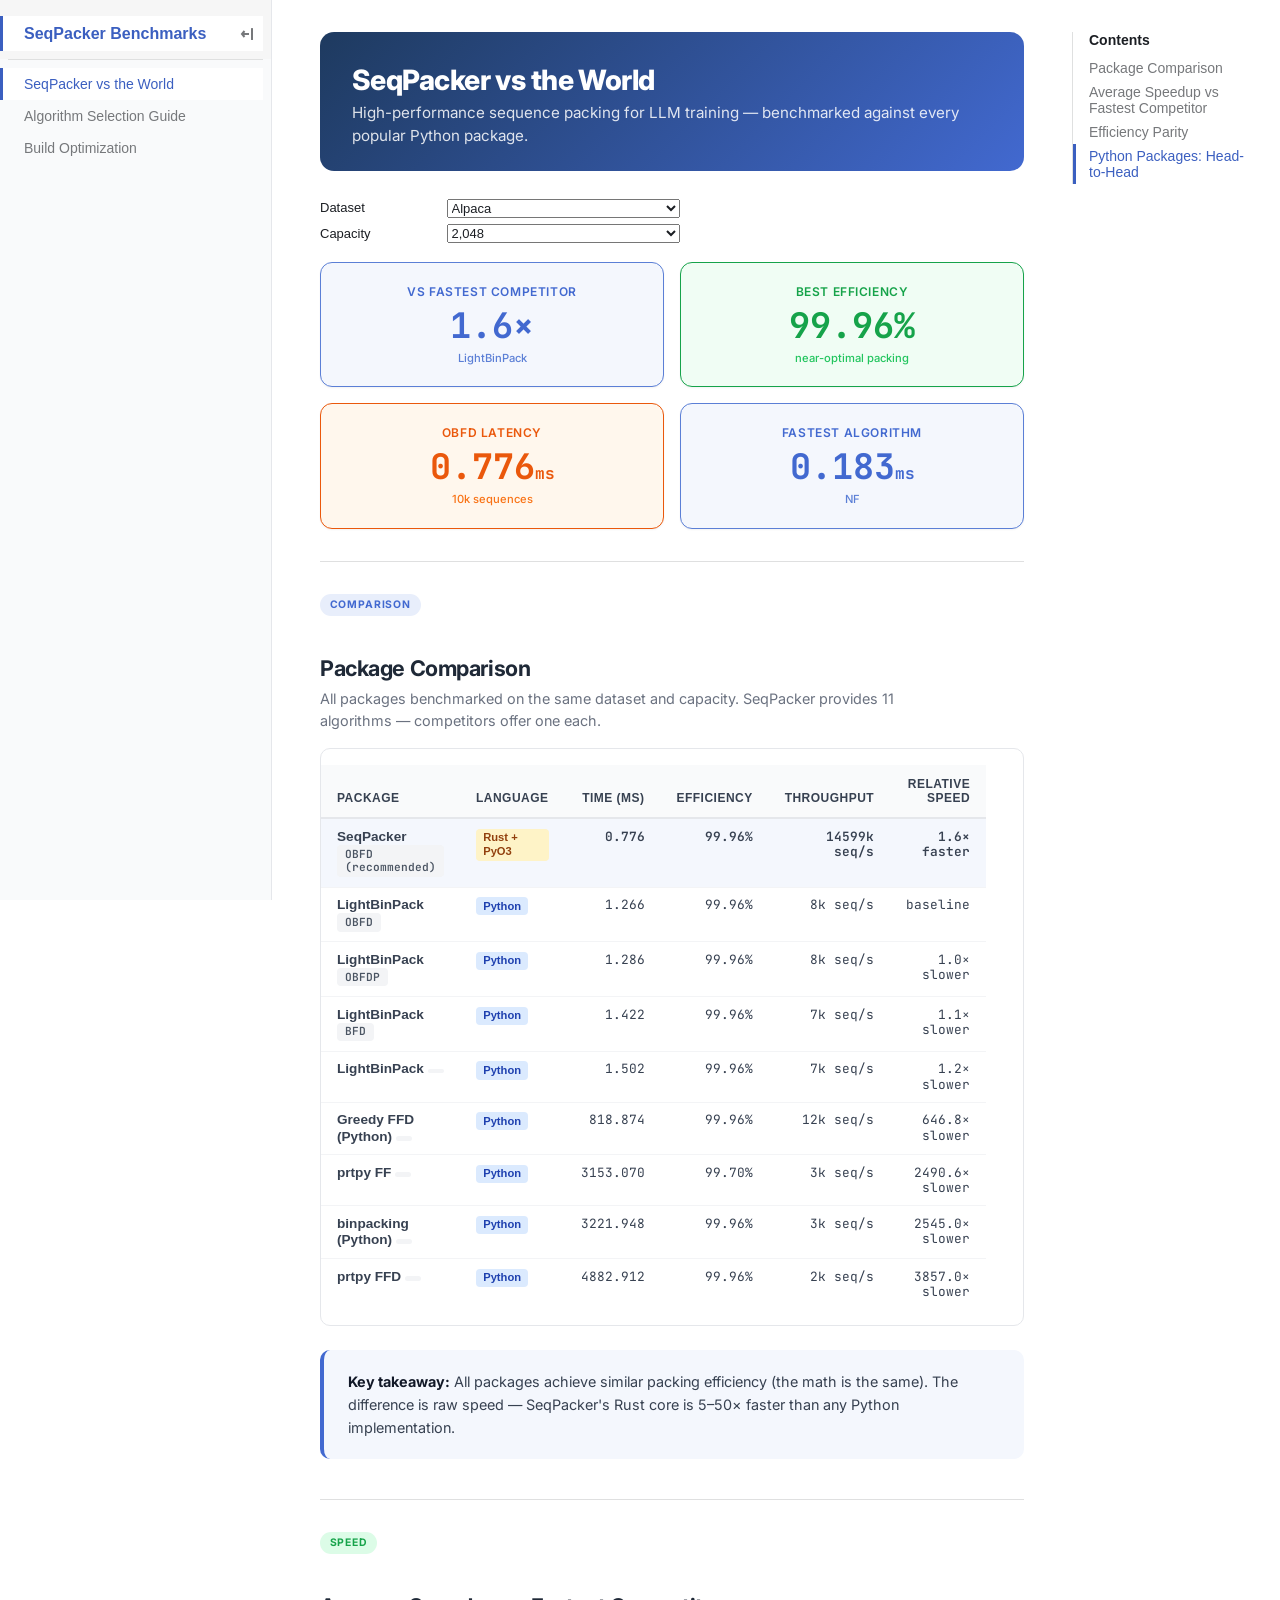
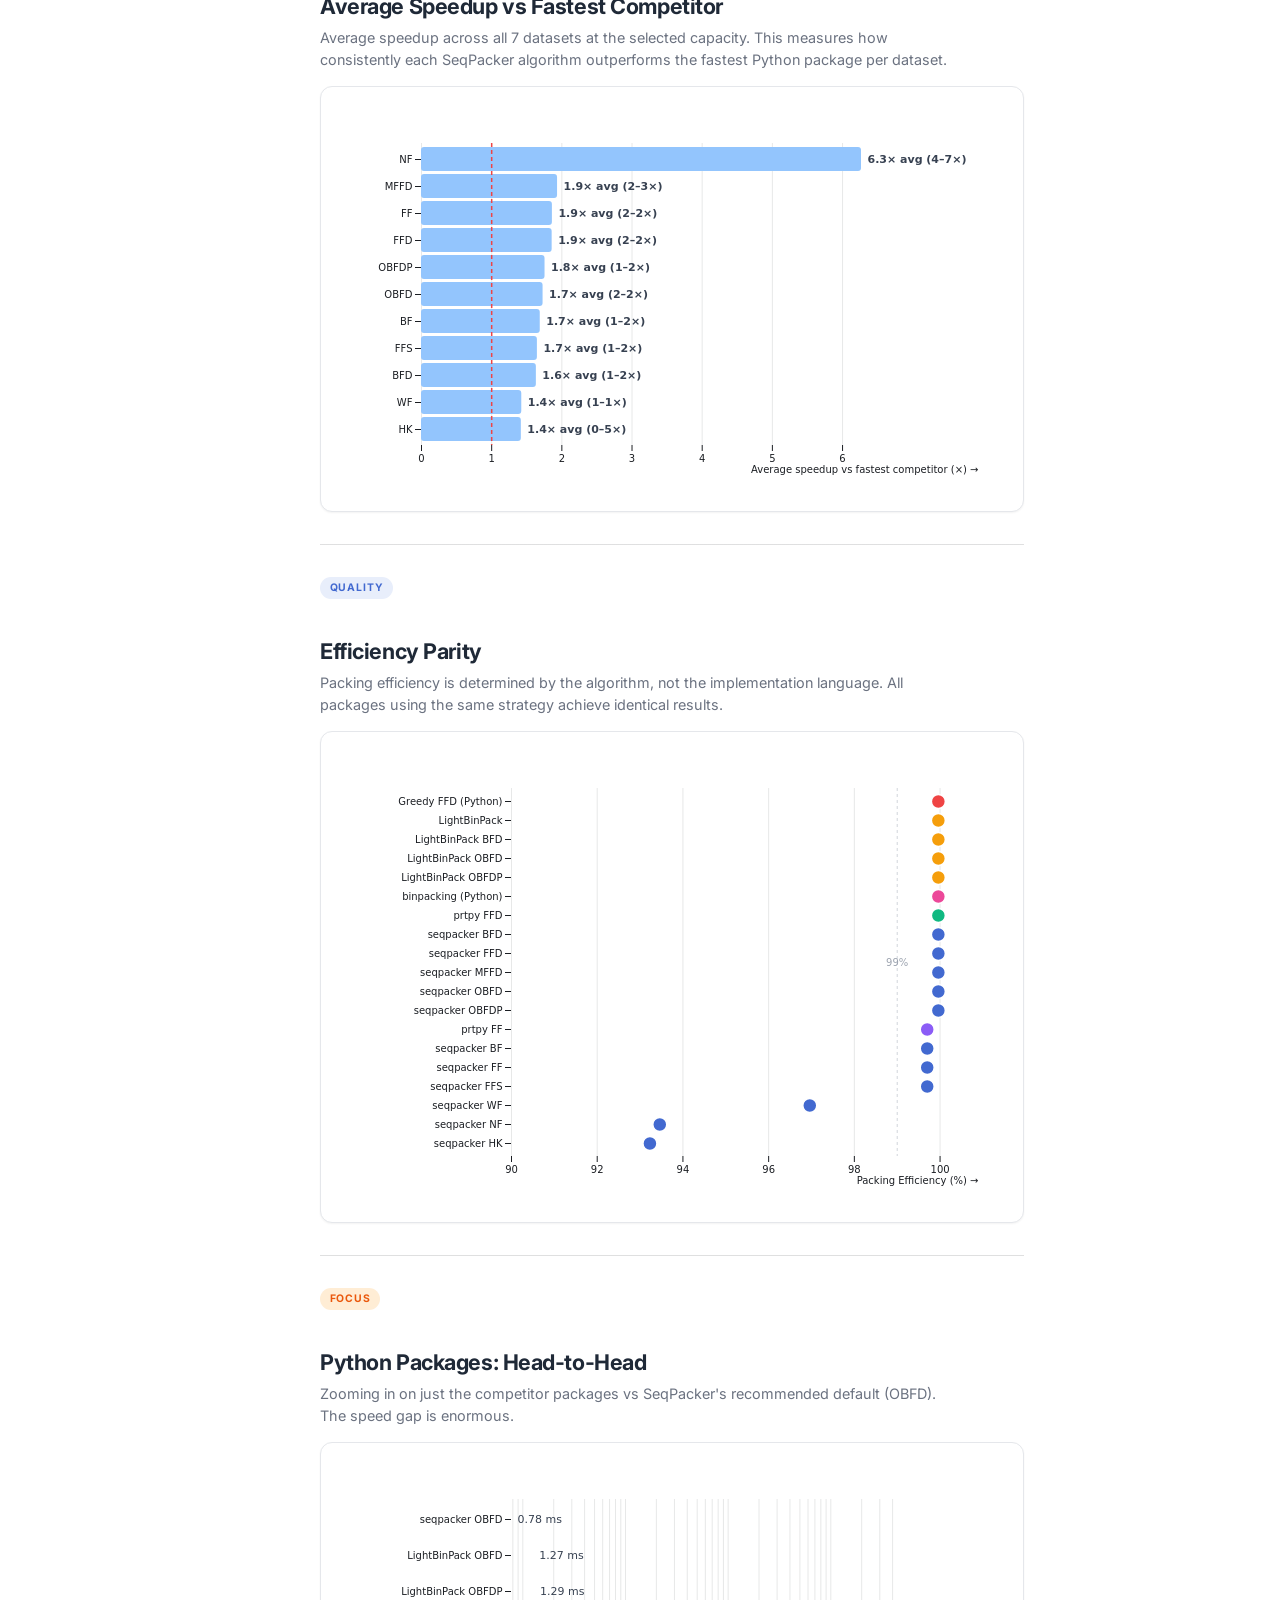
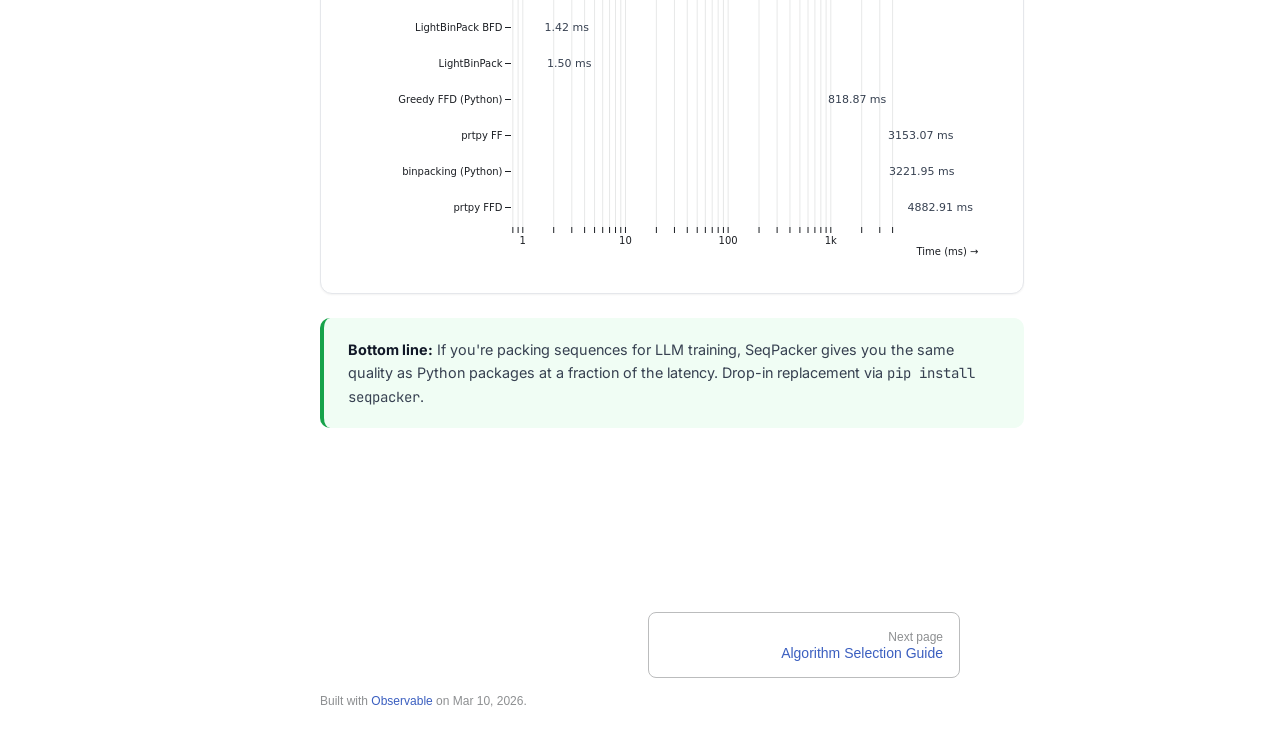
<file: benchmarks/dashboard/index.html>
<!DOCTYPE html>
<html>
<head>
<meta charset="utf-8">
<meta name="viewport" content="width=device-width, initial-scale=1, maximum-scale=1">
<meta name="generator" content="Observable Framework v1.13.4">
<title>SeqPacker vs the World | SeqPacker Benchmarks</title>
<link rel="preconnect" href="https://fonts.gstatic.com" crossorigin>
<link rel="preload" as="style" href="https://fonts.googleapis.com/css2?family=Source+Serif+4:ital,opsz,wght@0,8..60,200..900;1,8..60,200..900&amp;display=swap" crossorigin>
<link rel="preload" as="style" href="./_observablehq/theme-air,near-midnight.b050d634.css">
<link rel="preload" as="style" href="./_observablehq/stdlib/inputs.f7bf0e12.css">
<link rel="stylesheet" type="text/css" href="https://fonts.googleapis.com/css2?family=Source+Serif+4:ital,opsz,wght@0,8..60,200..900;1,8..60,200..900&amp;display=swap" crossorigin>
<link rel="stylesheet" type="text/css" href="./_observablehq/theme-air,near-midnight.b050d634.css">
<link rel="stylesheet" type="text/css" href="./_observablehq/stdlib/inputs.f7bf0e12.css">
<link rel="modulepreload" href="./_observablehq/client.886c1ba9.js">
<link rel="modulepreload" href="./_observablehq/runtime.607a8173.js">
<link rel="modulepreload" href="./_observablehq/stdlib.277aeab8.js">
<link rel="modulepreload" href="./_npm/d3@7.9.0/e324157d.js">
<link rel="modulepreload" href="./_npm/htl@0.3.1/72f4716c.js">
<link rel="modulepreload" href="./_observablehq/stdlib/inputs.31cd1366.js">
<link rel="modulepreload" href="./_npm/@observablehq/plot@0.6.17/7c43807f.js">
<link rel="modulepreload" href="./_npm/isoformat@0.2.1/18cbf477.js">
<link rel="modulepreload" href="./_npm/d3-array@3.2.4/e93ca09f.js">
<link rel="modulepreload" href="./_npm/d3-axis@3.0.0/0f2de24d.js">
<link rel="modulepreload" href="./_npm/d3-brush@3.0.0/65eb105b.js">
<link rel="modulepreload" href="./_npm/d3-chord@3.0.1/7ef8fb2e.js">
<link rel="modulepreload" href="./_npm/d3-color@3.1.0/aeb57b94.js">
<link rel="modulepreload" href="./_npm/d3-contour@4.0.2/1d2aed74.js">
<link rel="modulepreload" href="./_npm/d3-delaunay@6.0.4/5ced1d52.js">
<link rel="modulepreload" href="./_npm/d3-dispatch@3.0.1/9ba9c7f3.js">
<link rel="modulepreload" href="./_npm/d3-drag@3.0.0/4202580c.js">
<link rel="modulepreload" href="./_npm/d3-dsv@3.0.1/9cffc2bd.js">
<link rel="modulepreload" href="./_npm/d3-ease@3.0.1/cdd7e898.js">
<link rel="modulepreload" href="./_npm/d3-fetch@3.0.1/b4e2ad9a.js">
<link rel="modulepreload" href="./_npm/d3-force@3.0.0/5e804d15.js">
<link rel="modulepreload" href="./_npm/d3-format@3.1.2/3785bf2d.js">
<link rel="modulepreload" href="./_npm/d3-geo@3.1.1/40599fb3.js">
<link rel="modulepreload" href="./_npm/d3-hierarchy@3.1.2/e49e792c.js">
<link rel="modulepreload" href="./_npm/d3-interpolate@3.0.1/8d1e5425.js">
<link rel="modulepreload" href="./_npm/d3-path@3.1.0/20d3f133.js">
<link rel="modulepreload" href="./_npm/d3-polygon@3.0.1/7553081f.js">
<link rel="modulepreload" href="./_npm/d3-quadtree@3.0.1/0dfd751c.js">
<link rel="modulepreload" href="./_npm/d3-random@3.0.1/3c90ee06.js">
<link rel="modulepreload" href="./_npm/d3-scale@4.0.2/720b7f0a.js">
<link rel="modulepreload" href="./_npm/d3-scale-chromatic@3.1.0/ba24c2e7.js">
<link rel="modulepreload" href="./_npm/d3-selection@3.0.0/4d94e5b7.js">
<link rel="modulepreload" href="./_npm/d3-shape@3.2.0/6d3a6726.js">
<link rel="modulepreload" href="./_npm/d3-time@3.1.0/9f03c579.js">
<link rel="modulepreload" href="./_npm/d3-time-format@4.1.0/07c9626f.js">
<link rel="modulepreload" href="./_npm/d3-timer@3.0.1/b58a267d.js">
<link rel="modulepreload" href="./_npm/d3-transition@3.0.1/004da2ac.js">
<link rel="modulepreload" href="./_npm/d3-zoom@3.0.0/b5786b3f.js">
<link rel="modulepreload" href="./_npm/interval-tree-1d@1.0.4/53fe8176.js">
<link rel="modulepreload" href="./_npm/internmap@2.0.3/e08981d9.js">
<link rel="modulepreload" href="./_npm/delaunator@5.0.1/02d43215.js">
<link rel="modulepreload" href="./_npm/binary-search-bounds@2.0.5/cbf6ba23.js">
<link rel="modulepreload" href="./_npm/robust-predicates@3.0.2/aa00730b.js">
<link rel="preconnect" href="https://fonts.googleapis.com">
<link href="https://fonts.googleapis.com/css2?family=Inter:wght@400;500;600;700;800&amp;family=JetBrains+Mono:wght@500;700&amp;display=swap" rel="stylesheet">
<style>
  :root {
    --theme-foreground: #1b1e23;
    --theme-background: #ffffff;
    --theme-accent: #4269d0;
    --theme-accent-light: #e8eefb;
    --blue-600: #4269d0;
    --blue-500: #5b7fd6;
    --blue-100: #e8eefb;
    --blue-50: #f4f7fd;
    --green-600: #16a34a;
    --green-100: #dcfce7;
    --orange-600: #ea580c;
    --orange-100: #ffedd5;
    --red-500: #ef4444;
    --gray-50: #f9fafb;
    --gray-100: #f3f4f6;
    --gray-200: #e5e7eb;
    --gray-300: #d1d5db;
    --gray-400: #9ca3af;
    --gray-500: #6b7280;
    --gray-600: #4b5563;
    --gray-700: #374151;
    --gray-800: #1f2937;
    --gray-900: #111827;
    --shadow-sm: 0 1px 2px rgba(0,0,0,0.05);
    --shadow-md: 0 4px 6px -1px rgba(0,0,0,0.07), 0 2px 4px -2px rgba(0,0,0,0.05);
    --shadow-lg: 0 10px 15px -3px rgba(0,0,0,0.08), 0 4px 6px -4px rgba(0,0,0,0.04);
  }

  body { font-family: 'Inter', -apple-system, BlinkMacSystemFont, sans-serif; }
  h1, h2, h3 { font-family: 'Inter', sans-serif; letter-spacing: -0.02em; }
  h1 { font-weight: 800; font-size: 2rem; color: var(--gray-900); }
  h2 { font-weight: 700; font-size: 1.35rem; color: var(--gray-800); margin-top: 2.5rem; }
  h3 { font-weight: 600; font-size: 1.05rem; color: var(--gray-700); }
  code { font-family: 'JetBrains Mono', monospace; }

  /* Card system */
  .card {
    padding: 1.5rem;
    border: 1px solid var(--gray-200);
    border-radius: 12px;
    background: white;
    box-shadow: var(--shadow-sm);
    transition: box-shadow 0.2s;
  }
  .card:hover { box-shadow: var(--shadow-md); }

  /* KPI / Hero metric cards */
  .kpi-card {
    padding: 1.25rem 1.5rem;
    border-radius: 12px;
    text-align: center;
    border: 1px solid var(--gray-200);
    box-shadow: var(--shadow-sm);
    transition: transform 0.15s, box-shadow 0.15s;
  }
  .kpi-card:hover { transform: translateY(-2px); box-shadow: var(--shadow-md); }
  .kpi-card .kpi-label {
    font-size: 0.75rem;
    font-weight: 600;
    text-transform: uppercase;
    letter-spacing: 0.05em;
    margin-bottom: 0.35rem;
  }
  .kpi-card .kpi-value {
    font-family: 'JetBrains Mono', monospace;
    font-size: 2.2rem;
    font-weight: 700;
    line-height: 1.1;
  }
  .kpi-card .kpi-sub {
    font-size: 0.7rem;
    margin-top: 0.25rem;
    font-weight: 500;
  }
  .kpi-blue { background: var(--blue-50); border-color: var(--blue-500); }
  .kpi-blue .kpi-label { color: var(--blue-600); }
  .kpi-blue .kpi-value { color: var(--blue-600); }
  .kpi-blue .kpi-sub { color: var(--blue-500); }
  .kpi-green { background: #f0fdf4; border-color: var(--green-600); }
  .kpi-green .kpi-label { color: var(--green-600); }
  .kpi-green .kpi-value { color: var(--green-600); }
  .kpi-green .kpi-sub { color: #22c55e; }
  .kpi-orange { background: #fff7ed; border-color: var(--orange-600); }
  .kpi-orange .kpi-label { color: var(--orange-600); }
  .kpi-orange .kpi-value { color: var(--orange-600); }
  .kpi-orange .kpi-sub { color: #f97316; }

  /* Section dividers */
  .section-divider {
    border: none;
    border-top: 2px solid var(--gray-100);
    margin: 2.5rem 0 2rem;
  }
  .section-header {
    display: flex;
    align-items: center;
    gap: 0.6rem;
    margin-bottom: 0.35rem;
  }
  .section-badge {
    display: inline-block;
    font-size: 0.65rem;
    font-weight: 700;
    text-transform: uppercase;
    letter-spacing: 0.08em;
    padding: 0.2rem 0.6rem;
    border-radius: 999px;
  }
  .badge-blue { background: var(--blue-100); color: var(--blue-600); }
  .badge-green { background: var(--green-100); color: var(--green-600); }
  .badge-orange { background: var(--orange-100); color: var(--orange-600); }

  .subtitle {
    color: var(--gray-500);
    font-size: 0.9rem;
    margin-top: 0.5rem;
    margin-bottom: 1rem;
    line-height: 1.5;
  }

  /* Filter container */
  .filter-bar {
    display: flex;
    flex-wrap: wrap;
    gap: 1rem;
    padding: 1rem 1.25rem;
    background: var(--gray-50);
    border: 1px solid var(--gray-200);
    border-radius: 10px;
    margin-bottom: 1.5rem;
    align-items: end;
  }
  .filter-bar label { font-size: 0.8rem; font-weight: 600; color: var(--gray-600); }
  .filter-bar select {
    font-family: 'Inter', sans-serif;
    font-size: 0.85rem;
    padding: 0.4rem 0.6rem;
    border: 1px solid var(--gray-300);
    border-radius: 6px;
    background: white;
  }

  /* Comparison table */
  .comparison-table {
    width: 100%;
    border-collapse: separate;
    border-spacing: 0;
    font-size: 0.85rem;
    border: 1px solid var(--gray-200);
    border-radius: 10px;
    overflow: hidden;
  }
  .comparison-table thead th {
    background: var(--gray-50);
    padding: 0.75rem 1rem;
    font-weight: 600;
    color: var(--gray-700);
    text-align: left;
    border-bottom: 2px solid var(--gray-200);
    font-size: 0.75rem;
    text-transform: uppercase;
    letter-spacing: 0.04em;
  }
  .comparison-table tbody td {
    padding: 0.6rem 1rem;
    border-bottom: 1px solid var(--gray-100);
    color: var(--gray-700);
  }
  .comparison-table tbody tr:last-child td { border-bottom: none; }
  .comparison-table tbody tr:hover { background: var(--blue-50); }
  .comparison-table .highlight-row { background: var(--blue-50); font-weight: 600; }
  .comparison-table .pkg-badge {
    display: inline-block;
    font-size: 0.7rem;
    font-weight: 600;
    padding: 0.15rem 0.45rem;
    border-radius: 4px;
  }
  .comparison-table .badge-rust { background: #fef3c7; color: #92400e; }
  .comparison-table .badge-python { background: #dbeafe; color: #1e40af; }
  .comparison-table .badge-naive { background: var(--gray-100); color: var(--gray-500); }
  .comparison-table .mono { font-family: 'JetBrains Mono', monospace; font-size: 0.8rem; }

  /* Chart container */
  .chart-container {
    background: white;
    border: 1px solid var(--gray-200);
    border-radius: 12px;
    padding: 1.25rem;
    box-shadow: var(--shadow-sm);
  }

  /* Insight callout */
  .insight-box {
    padding: 1.25rem 1.5rem;
    border-radius: 10px;
    border-left: 4px solid;
    margin: 1.5rem 0;
  }
  .insight-blue { background: var(--blue-50); border-color: var(--blue-600); }
  .insight-green { background: #f0fdf4; border-color: var(--green-600); }
  .insight-orange { background: #fff7ed; border-color: var(--orange-600); }
  .insight-box p { margin: 0; font-size: 0.9rem; line-height: 1.6; color: var(--gray-700); }
  .insight-box strong { color: var(--gray-900); }

  /* Tag / pill styling */
  .algo-tag {
    display: inline-block;
    font-family: 'JetBrains Mono', monospace;
    font-size: 0.7rem;
    font-weight: 600;
    padding: 0.15rem 0.5rem;
    border-radius: 4px;
    background: var(--gray-100);
    color: var(--gray-600);
  }

  /* Hero banner */
  .hero-banner {
    background: linear-gradient(135deg, #1e3a5f 0%, #4269d0 100%);
    color: white;
    padding: 2rem 2rem 1.5rem;
    border-radius: 14px;
    margin-bottom: 1.5rem;
  }
  .hero-banner h1 { color: white; font-size: 1.75rem; margin: 0 0 0.35rem; }
  .hero-banner p { color: rgba(255,255,255,0.85); font-size: 0.95rem; margin: 0; }

  /* Grid tweaks */
  .grid { gap: 1rem; }

  /* Responsive charts — Observable Plot SVGs fill their container */
  .chart-container svg, figure svg { max-width: 100%; height: auto; }

  /* Scrollable table wrapper for narrow viewports */
  .table-scroll {
    overflow-x: auto;
    -webkit-overflow-scrolling: touch;
    border: 1px solid var(--gray-200);
    border-radius: 10px;
  }
  .table-scroll .comparison-table {
    border: none;
    border-radius: 0;
    min-width: 580px;
  }

  /* Sidebar: full-height with visible border */
  #observablehq-sidebar {
    border-right: 1px solid var(--gray-200);
    background: var(--gray-50);
  }

  /* Collapsed rail: subtle background so users know it's there */
  #observablehq-sidebar-toggle {
    background: var(--gray-50);
    border-right: 1px solid var(--gray-200);
    transition: background 0.15s;
  }
  #observablehq-sidebar-toggle:hover {
    background: var(--gray-100);
  }

  /* Responsive adjustments */
  @media (max-width: 768px) {
    .hero-banner { padding: 1.5rem 1.25rem 1.25rem; }
    .hero-banner h1 { font-size: 1.35rem; }
    .hero-banner p { font-size: 0.85rem; }
    .kpi-card .kpi-value { font-size: 1.6rem; }
    .kpi-card .kpi-label { font-size: 0.65rem; }
    .grid.grid-cols-4 { grid-template-columns: repeat(2, 1fr); }
    .grid.grid-cols-3 { grid-template-columns: repeat(2, 1fr); }
    .comparison-table { font-size: 0.75rem; }
    .comparison-table thead th { padding: 0.5rem 0.6rem; font-size: 0.65rem; }
    .comparison-table tbody td { padding: 0.4rem 0.6rem; }
    .chart-container { overflow-x: auto; -webkit-overflow-scrolling: touch; }
  }

  @media (max-width: 480px) {
    .grid.grid-cols-4 { grid-template-columns: 1fr; }
    .grid.grid-cols-3 { grid-template-columns: 1fr; }
    .grid.grid-cols-2 { grid-template-columns: 1fr; }
    .hero-banner { border-radius: 10px; }
    .kpi-card .kpi-value { font-size: 1.4rem; }
  }
</style>
<script type="module">

import {define} from "./_observablehq/client.886c1ba9.js";
import {registerFile} from "./_observablehq/stdlib.277aeab8.js";

registerFile("./data/competitors.json", {"name":"./data/competitors.json","mimeType":"application/json","path":"./_file/data/competitors.0ca075ee.json","lastModified":1773150701230,"size":233065});

define({id: "5644bd45", inputs: ["FileAttachment"], outputs: ["data","seqpacker","competitors","datasets","seqpackerCapacities","capacities"], body: async (FileAttachment) => {
const data = await FileAttachment("./data/competitors.json").json();
const seqpacker = data.filter(d => d.package === "seqpacker");
const competitors = data.filter(d => d.package !== "seqpacker");
const datasets = [...new Set(data.map(d => d.dataset))].sort();
// Only show capacities where seqpacker has data
const seqpackerCapacities = new Set(seqpacker.map(d => d.capacity));
const capacities = [...new Set(data.map(d => d.capacity))].filter(c => seqpackerCapacities.has(c)).sort((a, b) => a - b);
return {data,seqpacker,competitors,datasets,seqpackerCapacities,capacities};
}});

define({id: "9561006a", inputs: ["view","Inputs","datasets","capacities"], outputs: ["selectedDataset","selectedCapacity"], body: (view,Inputs,datasets,capacities) => {
const selectedDataset = view(Inputs.select(datasets, {label: "Dataset", value: "Alpaca"}));
const selectedCapacity = view(Inputs.select(capacities, {label: "Capacity", value: 2048, format: d => d.toLocaleString()}));
return {selectedDataset,selectedCapacity};
}});

define({id: "c2edc3b7", inputs: ["data","selectedDataset","selectedCapacity"], outputs: ["filtered","filteredSeqpacker","filteredCompetitors","obfd","fastestCompetitor","fastestSeqpacker","speedupVsFastest"], body: (data,selectedDataset,selectedCapacity) => {
const filtered = data.filter(d => d.dataset === selectedDataset && d.capacity === selectedCapacity);
const filteredSeqpacker = filtered.filter(d => d.package === "seqpacker");
const filteredCompetitors = filtered.filter(d => d.package !== "seqpacker" && d.package !== "Naive Padding");
const obfd = filteredSeqpacker.find(d => d.algorithm === "seqpacker OBFD");
const fastestCompetitor = filteredCompetitors.length ? filteredCompetitors.reduce((a, b) => a.time_ms < b.time_ms ? a : b) : null;
const fastestSeqpacker = filteredSeqpacker.length ? filteredSeqpacker.reduce((a, b) => a.time_ms < b.time_ms ? a : b) : null;
const speedupVsFastest = fastestCompetitor && obfd ? (fastestCompetitor.time_ms / obfd.time_ms) : 0;
return {filtered,filteredSeqpacker,filteredCompetitors,obfd,fastestCompetitor,fastestSeqpacker,speedupVsFastest};
}});

define({id: "d26911d9", mode: "inline", inputs: ["speedupVsFastest","display"], body: async (speedupVsFastest,display) => {
display(await(
speedupVsFastest ? speedupVsFastest.toFixed(1) : "—"
))
}});

define({id: "e95b03c5", mode: "inline", inputs: ["fastestCompetitor","display"], body: async (fastestCompetitor,display) => {
display(await(
fastestCompetitor ? fastestCompetitor.package : ""
))
}});

define({id: "7efa9be4", mode: "inline", inputs: ["obfd","display"], body: async (obfd,display) => {
display(await(
obfd ? obfd.efficiency.toFixed(2) : "—"
))
}});

define({id: "6babb8c5", mode: "inline", inputs: ["obfd","display"], body: async (obfd,display) => {
display(await(
obfd ? obfd.time_ms.toFixed(3) : "—"
))
}});

define({id: "1c023b31", mode: "inline", inputs: ["fastestSeqpacker","display"], body: async (fastestSeqpacker,display) => {
display(await(
fastestSeqpacker ? fastestSeqpacker.time_ms.toFixed(3) : "—"
))
}});

define({id: "ca3dfbd8", mode: "inline", inputs: ["fastestSeqpacker","display"], body: async (fastestSeqpacker,display) => {
display(await(
fastestSeqpacker ? fastestSeqpacker.algorithm.replace("seqpacker ", "") : ""
))
}});

define({id: "022a5648", inputs: ["fastestCompetitor","obfd","filteredCompetitors"], outputs: ["fastestCompTime","tableRows"], body: (fastestCompetitor,obfd,filteredCompetitors) => {
// Build comparison table data: SeqPacker OBFD (recommended default) + all competitors
const fastestCompTime = fastestCompetitor ? fastestCompetitor.time_ms : 1;
const tableRows = [
  ...(obfd ? [{
    package: "SeqPacker",
    algorithm: "OBFD (recommended)",
    type: "rust",
    efficiency: obfd.efficiency,
    time_ms: obfd.time_ms,
    throughput: obfd.throughput,
    speedup: fastestCompTime / obfd.time_ms,
  }] : []),
  ...filteredCompetitors.map(d => ({
    package: d.package,
    algorithm: d.algorithm,
    type: "python",
    efficiency: d.efficiency,
    time_ms: d.time_ms,
    throughput: d.throughput,
    speedup: fastestCompTime / d.time_ms,
  })),
].sort((a, b) => a.time_ms - b.time_ms);
return {fastestCompTime,tableRows};
}});

define({id: "14a64ce2", inputs: ["html","tableRows","display"], outputs: ["makeTable","wrapper"], body: (html,tableRows,display) => {
function makeTable(rows) {
  const thead = html`<thead><tr>
    <th>Package</th>
    <th>Language</th>
    <th style="text-align:right">Time (ms)</th>
    <th style="text-align:right">Efficiency</th>
    <th style="text-align:right">Throughput</th>
    <th style="text-align:right">Relative Speed</th>
  </tr></thead>`;

  const tbody = html`<tbody>${rows.map(d => {
    const cls = d.type === "rust" ? "highlight-row" : "";
    const badgeCls = d.type === "rust" ? "badge-rust" : "badge-python";
    const lang = d.type === "rust" ? "Rust + PyO3" : "Python";
    const algo = d.algorithm.replace(d.package + " ", "").replace(d.package, "");
    const relSpeed = d.speedup > 1
      ? `${d.speedup.toFixed(1)}× faster`
      : d.speedup < 1
        ? `${(1/d.speedup).toFixed(1)}× slower`
        : "baseline";
    const tp = d.throughput ? `${(d.throughput / 1000).toFixed(0)}k seq/s` : "—";
    return html`<tr class="${cls}">
      <td><strong>${d.package}</strong> <span class="algo-tag">${algo}</span></td>
      <td><span class="pkg-badge ${badgeCls}">${lang}</span></td>
      <td style="text-align:right" class="mono">${d.time_ms.toFixed(3)}</td>
      <td style="text-align:right" class="mono">${d.efficiency.toFixed(2)}%</td>
      <td style="text-align:right" class="mono">${tp}</td>
      <td style="text-align:right" class="mono">${relSpeed}</td>
    </tr>`;
  })}</tbody>`;

  return html`<table class="comparison-table">${thead}${tbody}</table>`;
}

const wrapper = html`<div class="table-scroll">${makeTable(tableRows)}</div>`;
display(wrapper);
return {makeTable,wrapper};
}});

define({id: "07ae33d6", inputs: ["data","selectedCapacity","datasets"], outputs: ["allAtCapacity","algos","avgSpeedups"], body: (data,selectedCapacity,datasets) => {
// Compute per-algorithm average speedup across ALL datasets (not just selected)
const allAtCapacity = data.filter(d => d.capacity === selectedCapacity);
const algos = [...new Set(allAtCapacity.filter(d => d.package === "seqpacker").map(d => d.algorithm))];
const avgSpeedups = algos.map(algo => {
  const perDataset = datasets.map(ds => {
    const dsData = allAtCapacity.filter(d => d.dataset === ds);
    const sq = dsData.find(d => d.algorithm === algo);
    const comps = dsData.filter(d => d.package !== "seqpacker" && d.package !== "Naive Padding");
    const fastest = comps.length ? comps.reduce((a, b) => a.time_ms < b.time_ms ? a : b) : null;
    return sq && fastest ? fastest.time_ms / sq.time_ms : null;
  }).filter(v => v !== null);
  const avg = perDataset.length ? perDataset.reduce((a, b) => a + b, 0) / perDataset.length : 0;
  const min = perDataset.length ? Math.min(...perDataset) : 0;
  const max = perDataset.length ? Math.max(...perDataset) : 0;
  return {
    displayName: algo.replace("seqpacker ", ""),
    avgSpeedup: avg,
    minSpeedup: min,
    maxSpeedup: max,
    n: perDataset.length,
  };
}).filter(d => d.n > 0).sort((a, b) => b.avgSpeedup - a.avgSpeedup);
return {allAtCapacity,algos,avgSpeedups};
}});

define({id: "da6bab77", inputs: ["Plot","avgSpeedups","display"], body: async (Plot,avgSpeedups,display) => {
display(await(
Plot.plot({
  marginLeft: 80,
  marginRight: 120,
  height: Math.max(320, avgSpeedups.length * 32),
  x: {label: "Average speedup vs fastest competitor (×) →", grid: true},
  y: {label: null},
  marks: [
    Plot.barX(avgSpeedups, {
      y: "displayName",
      x: "avgSpeedup",
      fill: d => d.avgSpeedup >= 10 ? "#4269d0" : "#93c5fd",
      sort: {y: "-x"},
      tip: true,
      rx: 3,
    }),
    Plot.ruleX([1], {stroke: "#ef4444", strokeWidth: 1.5, strokeDasharray: "4,3"}),
    Plot.text(avgSpeedups, {
      y: "displayName",
      x: "avgSpeedup",
      text: d => `${d.avgSpeedup.toFixed(1)}× avg (${d.minSpeedup.toFixed(0)}–${d.maxSpeedup.toFixed(0)}×)`,
      dx: 6,
      textAnchor: "start",
      fontWeight: 600,
      fontSize: 11,
      fill: "#374151",
    }),
  ]
})
))
}});

define({id: "f7fd09f4", inputs: ["filtered"], outputs: ["effData"], body: (filtered) => {
const effData = filtered.filter(d => d.package !== "Naive Padding");
return {effData};
}});

define({id: "6914aab4", inputs: ["Plot","effData","d3","display"], body: async (Plot,effData,d3,display) => {
display(await(
Plot.plot({
  marginLeft: 170,
  height: Math.max(380, effData.length * 22),
  x: {label: "Packing Efficiency (%) →", domain: [Math.min(90, d3.min(effData, d => d.efficiency) - 1), 100.5], grid: true},
  y: {label: null},
  color: {
    domain: ["seqpacker", "LightBinPack", "Greedy FFD (Python)", "prtpy FFD", "prtpy FF", "binpacking (Python)"],
    range: ["#4269d0", "#f59e0b", "#ef4444", "#10b981", "#8b5cf6", "#ec4899"],
  },
  marks: [
    Plot.dot(effData, {
      y: "algorithm",
      x: "efficiency",
      fill: "package",
      stroke: "white",
      strokeWidth: 1.5,
      r: 7,
      sort: {y: "-x"},
      tip: true,
    }),
    Plot.ruleX([99], {stroke: "#d1d5db", strokeDasharray: "3,3"}),
    Plot.text([{x: 99, label: "99%"}], {x: "x", text: "label", dy: -10, fill: "#9ca3af", fontSize: 10}),
  ]
})
))
}});

define({id: "6d77ef45", inputs: ["filteredCompetitors","obfd"], outputs: ["headToHead"], body: (filteredCompetitors,obfd) => {
const headToHead = [...filteredCompetitors, ...(obfd ? [{...obfd, package: "SeqPacker"}] : [])].sort((a, b) => a.time_ms - b.time_ms);
return {headToHead};
}});

define({id: "710edab1", inputs: ["Plot","headToHead","display"], body: async (Plot,headToHead,display) => {
display(await(
Plot.plot({
  marginLeft: 170,
  marginRight: 80,
  height: Math.max(250, headToHead.length * 42),
  x: {type: "log", label: "Time (ms) →", grid: true},
  y: {label: null},
  marks: [
    Plot.barX(headToHead, {
      y: "algorithm",
      x: "time_ms",
      fill: d => d.package === "SeqPacker" || d.package === "seqpacker" ? "#4269d0" : "#f59e0b",
      sort: {y: "x"},
      tip: true,
      rx: 3,
    }),
    Plot.text(headToHead, {
      y: "algorithm",
      x: "time_ms",
      text: d => `${d.time_ms.toFixed(2)} ms`,
      dx: 6,
      textAnchor: "start",
      fontWeight: 500,
      fontSize: 11,
      fill: "#374151",
    }),
    Plot.ruleX([0]),
  ]
})
))
}});

</script>
</head>
<body>
<input id="observablehq-sidebar-toggle" type="checkbox" title="Toggle sidebar">
<label id="observablehq-sidebar-backdrop" for="observablehq-sidebar-toggle"></label>
<nav id="observablehq-sidebar">
  <ol>
    <label id="observablehq-sidebar-close" for="observablehq-sidebar-toggle"></label>
    <li class="observablehq-link observablehq-link-active"><a href="./">SeqPacker Benchmarks</a></li>
  </ol>
  <ol>
    <li class="observablehq-link observablehq-link-active"><a href="./">SeqPacker vs the World</a></li>
    <li class="observablehq-link"><a href="./algorithms">Algorithm Selection Guide</a></li>
    <li class="observablehq-link"><a href="./builds">Build Optimization</a></li>
  </ol>
</nav>
<script>{const e=document.querySelector("#observablehq-sidebar"),o=document.querySelector("#observablehq-sidebar-toggle"),r=sessionStorage.getItem("observablehq-sidebar");r?o.checked=r==="true":o.indeterminate=!0;for(const t of document.querySelectorAll("#observablehq-sidebar summary")){const s=t.parentElement;switch(sessionStorage.getItem(`observablehq-sidebar:${t.textContent}`)){case"true":s.open=!0;break;case"false":s.classList.contains("observablehq-section-active")||(s.open=!1);break}}addEventListener("beforeunload",()=>sessionStorage.setItem("observablehq-sidebar-scrolly",`${e.scrollTop}`));const a=sessionStorage.getItem("observablehq-sidebar-scrolly");a!=null&&(e.style.cssText="overflow: hidden;",e.scrollTop=+a,e.style.cssText="");}</script>
<div id="observablehq-center">
<aside id="observablehq-toc" data-selector="h1:not(:first-of-type)[id], h2:first-child[id], :not(h1) + h2[id]">
<nav>
<div>Contents</div>
<ol>
<li class="observablehq-secondary-link"><a href="#package-comparison">Package Comparison</a></li>
<li class="observablehq-secondary-link"><a href="#average-speedup-vs-fastest-competitor">Average Speedup vs Fastest Competitor</a></li>
<li class="observablehq-secondary-link"><a href="#efficiency-parity">Efficiency Parity</a></li>
<li class="observablehq-secondary-link"><a href="#python-packages-head-to-head">Python Packages: Head-to-Head</a></li>
</ol>
</nav>
</aside>
<main id="observablehq-main" class="observablehq">
<div class="hero-banner">
  <h1>SeqPacker vs the World</h1>
  <p>High-performance sequence packing for LLM training — benchmarked against every popular Python package.</p>
</div>
<div class="observablehq observablehq--block"><!--:5644bd45:--></div>
<div class="observablehq observablehq--block"><!--:9561006a:--></div>
<div class="observablehq observablehq--block"><!--:c2edc3b7:--></div>
<div class="grid grid-cols-4">
  <div class="kpi-card kpi-blue">
    <div class="kpi-label">vs Fastest Competitor</div>
    <div class="kpi-value"><observablehq-loading></observablehq-loading><!--:d26911d9:-->×</div>
    <div class="kpi-sub"><observablehq-loading></observablehq-loading><!--:e95b03c5:--></div>
  </div>
  <div class="kpi-card kpi-green">
    <div class="kpi-label">Best Efficiency</div>
    <div class="kpi-value"><observablehq-loading></observablehq-loading><!--:7efa9be4:-->%</div>
    <div class="kpi-sub">near-optimal packing</div>
  </div>
  <div class="kpi-card kpi-orange">
    <div class="kpi-label">OBFD Latency</div>
    <div class="kpi-value"><observablehq-loading></observablehq-loading><!--:6babb8c5:--><span style="font-size:1rem">ms</span></div>
    <div class="kpi-sub">10k sequences</div>
  </div>
  <div class="kpi-card kpi-blue">
    <div class="kpi-label">Fastest Algorithm</div>
    <div class="kpi-value"><observablehq-loading></observablehq-loading><!--:1c023b31:--><span style="font-size:1rem">ms</span></div>
    <div class="kpi-sub"><observablehq-loading></observablehq-loading><!--:ca3dfbd8:--></div>
  </div>
</div>
<hr>
<div class="section-header">
  <span class="section-badge badge-blue">Comparison</span>
</div>
<h2 id="package-comparison" tabindex="-1"><a class="observablehq-header-anchor" href="#package-comparison">Package Comparison</a></h2>
<p class="subtitle">All packages benchmarked on the same dataset and capacity. SeqPacker provides 11 algorithms — competitors offer one each.</p>
<div class="observablehq observablehq--block"><!--:022a5648:--></div>
<div class="observablehq observablehq--block"><!--:14a64ce2:--></div>
<div class="insight-box insight-blue">
  <p><strong>Key takeaway:</strong> All packages achieve similar packing efficiency (the math is the same). The difference is raw speed — SeqPacker's Rust core is 5–50× faster than any Python implementation.</p>
</div>
<hr>
<div class="section-header">
  <span class="section-badge badge-green">Speed</span>
</div>
<h2 id="average-speedup-vs-fastest-competitor" tabindex="-1"><a class="observablehq-header-anchor" href="#average-speedup-vs-fastest-competitor">Average Speedup vs Fastest Competitor</a></h2>
<p class="subtitle">Average speedup across all 7 datasets at the selected capacity. This measures how consistently each SeqPacker algorithm outperforms the fastest Python package per dataset.</p>
<div class="observablehq observablehq--block"><!--:07ae33d6:--></div>
<div class="chart-container">
<div class="observablehq observablehq--block"><observablehq-loading></observablehq-loading><!--:da6bab77:--></div>
</div>
<hr>
<div class="section-header">
  <span class="section-badge badge-blue">Quality</span>
</div>
<h2 id="efficiency-parity" tabindex="-1"><a class="observablehq-header-anchor" href="#efficiency-parity">Efficiency Parity</a></h2>
<p class="subtitle">Packing efficiency is determined by the algorithm, not the implementation language. All packages using the same strategy achieve identical results.</p>
<div class="observablehq observablehq--block"><!--:f7fd09f4:--></div>
<div class="chart-container">
<div class="observablehq observablehq--block"><observablehq-loading></observablehq-loading><!--:6914aab4:--></div>
</div>
<hr>
<div class="section-header">
  <span class="section-badge badge-orange">Focus</span>
</div>
<h2 id="python-packages-head-to-head" tabindex="-1"><a class="observablehq-header-anchor" href="#python-packages-head-to-head">Python Packages: Head-to-Head</a></h2>
<p class="subtitle">Zooming in on just the competitor packages vs SeqPacker's recommended default (OBFD). The speed gap is enormous.</p>
<div class="observablehq observablehq--block"><!--:6d77ef45:--></div>
<div class="chart-container">
<div class="observablehq observablehq--block"><observablehq-loading></observablehq-loading><!--:710edab1:--></div>
</div>
<div class="insight-box insight-green">
  <p><strong>Bottom line:</strong> If you're packing sequences for LLM training, SeqPacker gives you the same quality as Python packages at a fraction of the latency. Drop-in replacement via <code>pip install seqpacker</code>.</p>
</div>
</main>
<footer id="observablehq-footer">
<nav><a rel="next" href="./algorithms"><span>Algorithm Selection Guide</span></a></nav>
<div>Built with <a href="https://observablehq.com/" target="_blank" rel="noopener noreferrer">Observable</a> on <a title="2026-03-10T21:51:29">Mar 10, 2026</a>.</div>
</footer>
</div>
</body>
</html>
</file>
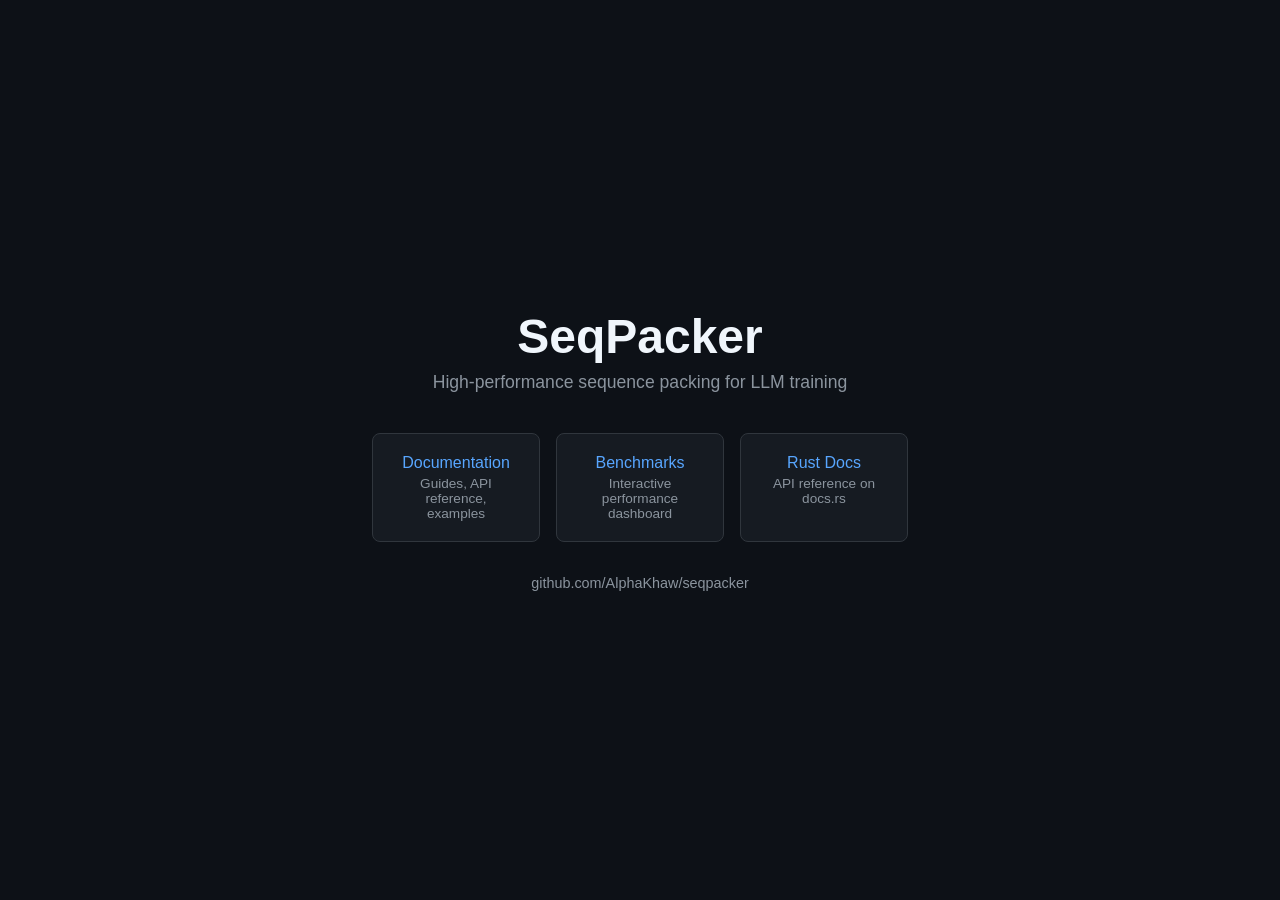
<file: landing.html>
<!DOCTYPE html>
<html lang="en">
<head>
  <meta charset="utf-8">
  <title>SeqPacker</title>
  <meta name="viewport" content="width=device-width, initial-scale=1">
  <style>
    * { margin: 0; padding: 0; box-sizing: border-box; }
    body {
      font-family: -apple-system, BlinkMacSystemFont, "Segoe UI", Roboto, Helvetica, Arial, sans-serif;
      background: #0d1117;
      color: #c9d1d9;
      display: flex;
      align-items: center;
      justify-content: center;
      min-height: 100vh;
    }
    .container {
      text-align: center;
      max-width: 600px;
      padding: 2rem;
    }
    h1 {
      font-size: 3rem;
      color: #f0f6fc;
      margin-bottom: 0.5rem;
    }
    p.tagline {
      font-size: 1.1rem;
      color: #8b949e;
      margin-bottom: 2.5rem;
    }
    .links {
      display: grid;
      grid-template-columns: repeat(3, 1fr);
      gap: 1rem;
      max-width: 560px;
      margin: 0 auto;
    }
    a.card {
      display: block;
      padding: 1.25rem 1.5rem;
      background: #161b22;
      border: 1px solid #30363d;
      border-radius: 8px;
      color: #58a6ff;
      text-decoration: none;
      font-size: 1rem;
      font-weight: 500;
      transition: border-color 0.2s, background 0.2s;
    }
    @media (max-width: 600px) {
      .links { grid-template-columns: 1fr; }
    }
    a.card:hover {
      border-color: #58a6ff;
      background: #1c2129;
    }
    a.card span {
      display: block;
      color: #8b949e;
      font-size: 0.85rem;
      font-weight: 400;
      margin-top: 0.25rem;
    }
    .github {
      margin-top: 2rem;
    }
    .github a {
      color: #8b949e;
      text-decoration: none;
      font-size: 0.9rem;
    }
    .github a:hover { color: #c9d1d9; }
  </style>
</head>
<body>
  <div class="container">
    <h1>SeqPacker</h1>
    <p class="tagline">High-performance sequence packing for LLM training</p>
    <div class="links">
      <a class="card" href="docs/">
        Documentation
        <span>Guides, API reference, examples</span>
      </a>
      <a class="card" href="benchmarks/">
        Benchmarks
        <span>Interactive performance dashboard</span>
      </a>
      <a class="card" href="https://docs.rs/seqpacker">
        Rust Docs
        <span>API reference on docs.rs</span>
      </a>
    </div>
    <div class="github">
      <a href="https://github.com/AlphaKhaw/seqpacker">github.com/AlphaKhaw/seqpacker</a>
    </div>
  </div>
</body>
</html>
</file>
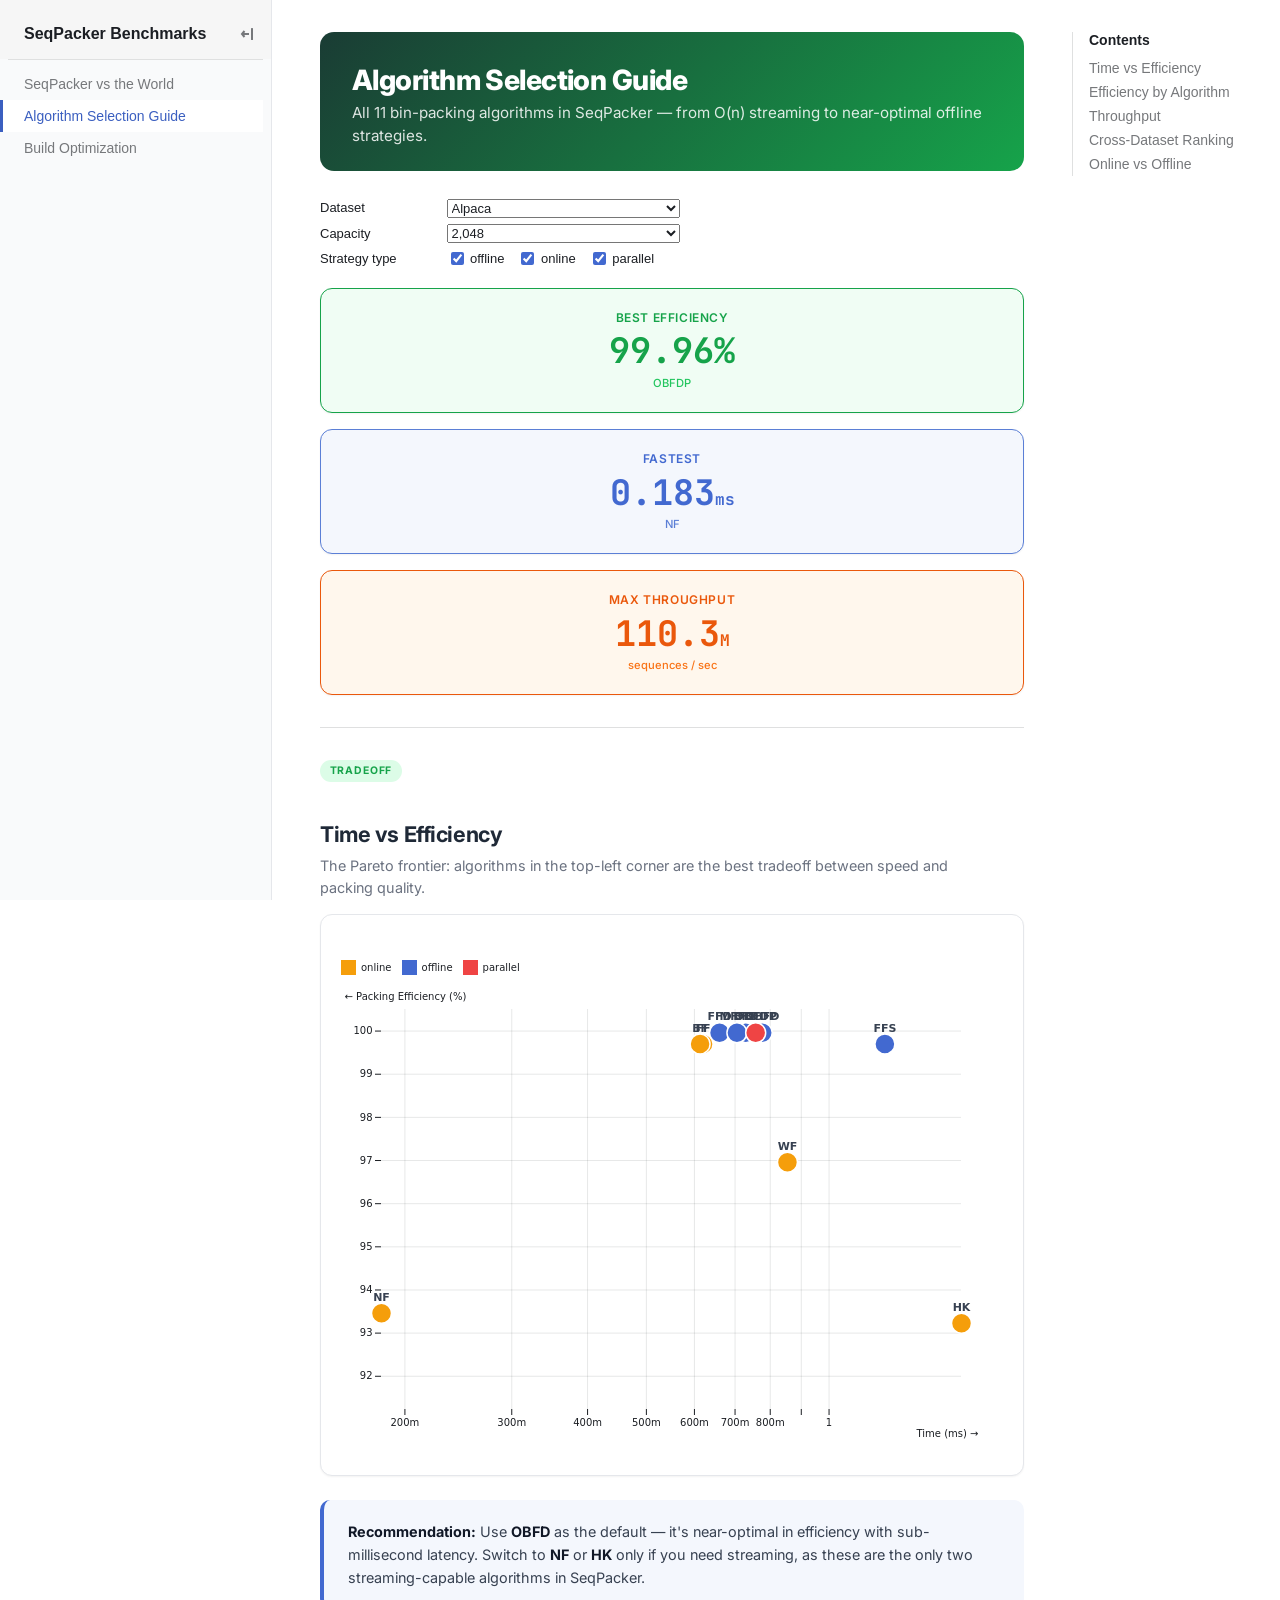
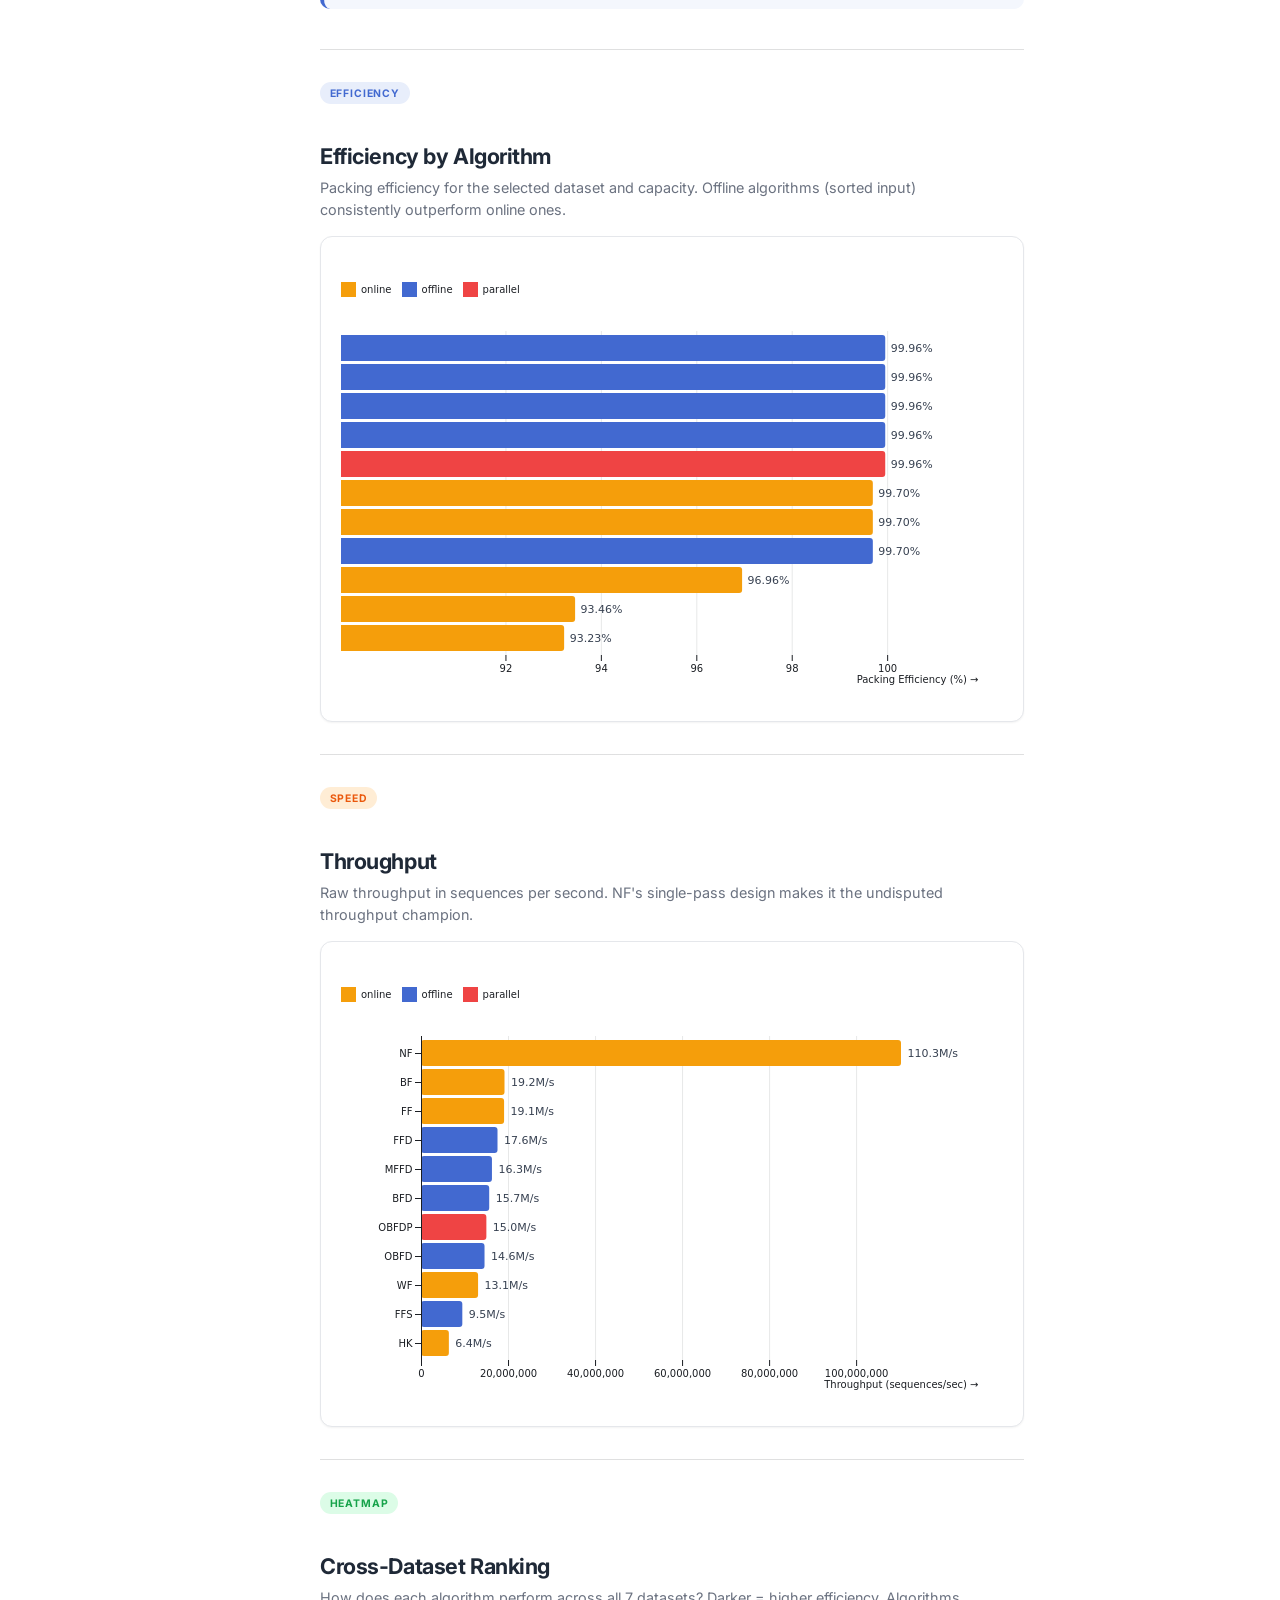
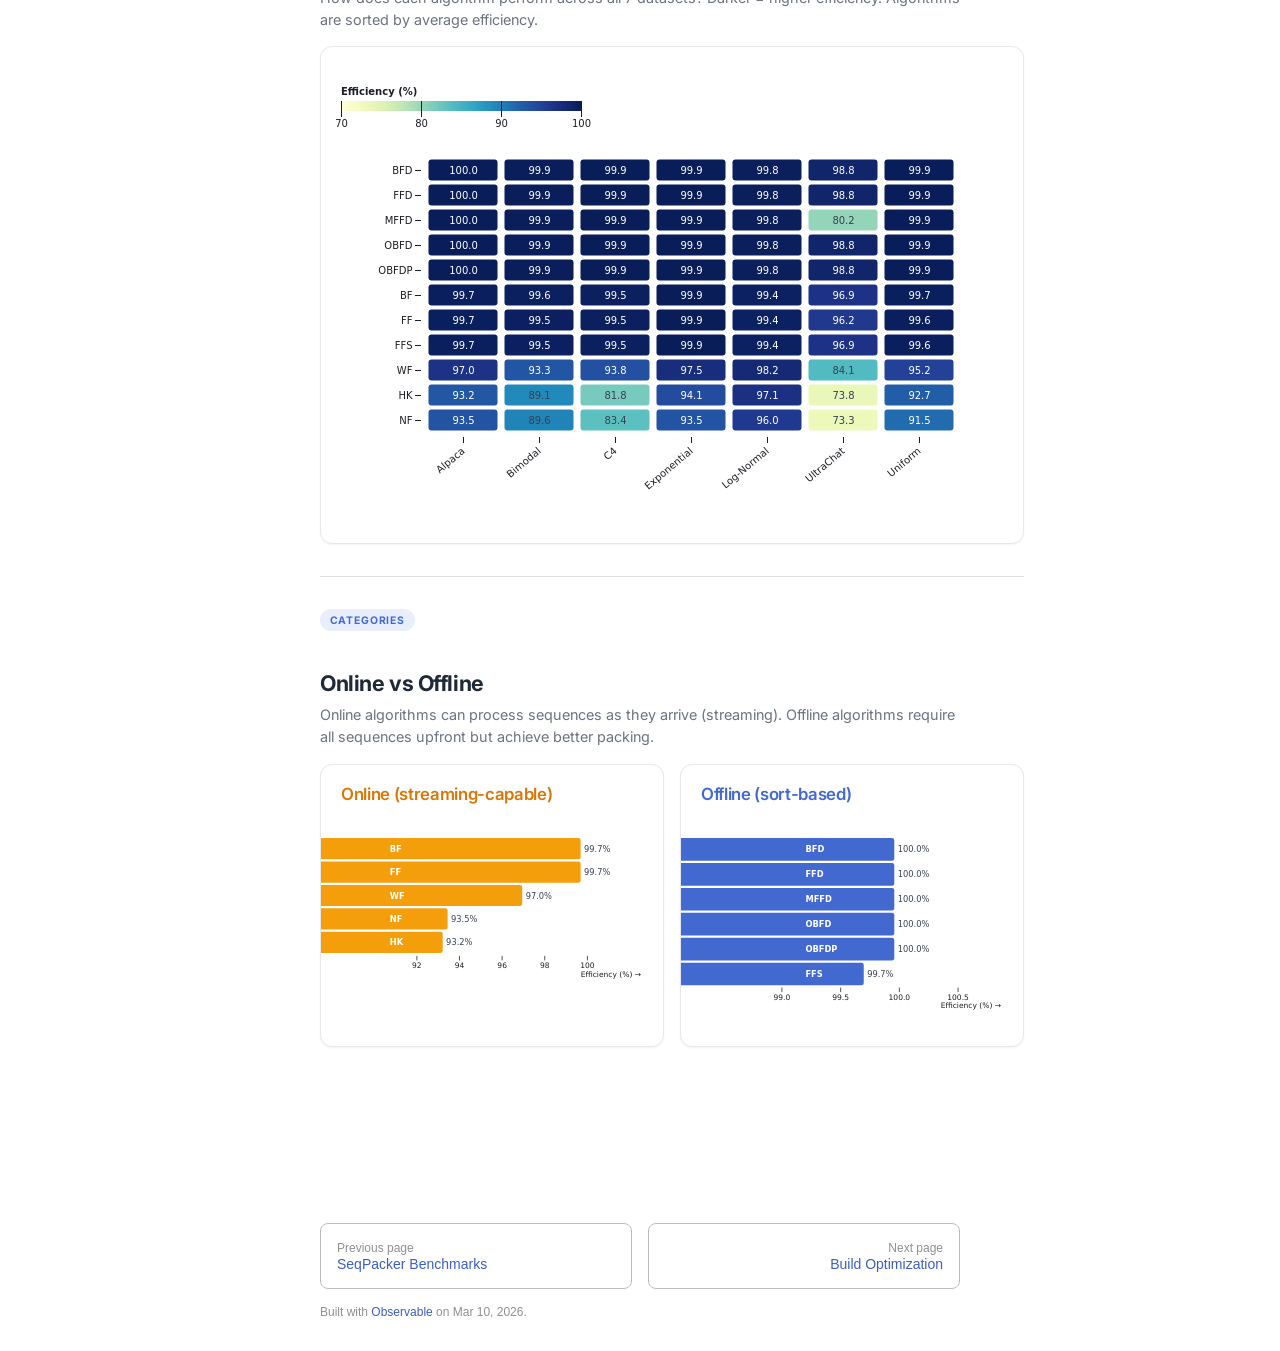
<file: benchmarks/dashboard/algorithms.html>
<!DOCTYPE html>
<html>
<head>
<meta charset="utf-8">
<meta name="viewport" content="width=device-width, initial-scale=1, maximum-scale=1">
<meta name="generator" content="Observable Framework v1.13.4">
<title>Algorithm Selection Guide | SeqPacker Benchmarks</title>
<link rel="preconnect" href="https://fonts.gstatic.com" crossorigin>
<link rel="preload" as="style" href="https://fonts.googleapis.com/css2?family=Source+Serif+4:ital,opsz,wght@0,8..60,200..900;1,8..60,200..900&amp;display=swap" crossorigin>
<link rel="preload" as="style" href="./_observablehq/theme-air,near-midnight.b050d634.css">
<link rel="preload" as="style" href="./_observablehq/stdlib/inputs.f7bf0e12.css">
<link rel="stylesheet" type="text/css" href="https://fonts.googleapis.com/css2?family=Source+Serif+4:ital,opsz,wght@0,8..60,200..900;1,8..60,200..900&amp;display=swap" crossorigin>
<link rel="stylesheet" type="text/css" href="./_observablehq/theme-air,near-midnight.b050d634.css">
<link rel="stylesheet" type="text/css" href="./_observablehq/stdlib/inputs.f7bf0e12.css">
<link rel="modulepreload" href="./_observablehq/client.886c1ba9.js">
<link rel="modulepreload" href="./_observablehq/runtime.607a8173.js">
<link rel="modulepreload" href="./_observablehq/stdlib.277aeab8.js">
<link rel="modulepreload" href="./_npm/d3@7.9.0/e324157d.js">
<link rel="modulepreload" href="./_npm/htl@0.3.1/72f4716c.js">
<link rel="modulepreload" href="./_observablehq/stdlib/inputs.31cd1366.js">
<link rel="modulepreload" href="./_npm/@observablehq/plot@0.6.17/7c43807f.js">
<link rel="modulepreload" href="./_npm/isoformat@0.2.1/18cbf477.js">
<link rel="modulepreload" href="./_npm/d3-array@3.2.4/e93ca09f.js">
<link rel="modulepreload" href="./_npm/d3-axis@3.0.0/0f2de24d.js">
<link rel="modulepreload" href="./_npm/d3-brush@3.0.0/65eb105b.js">
<link rel="modulepreload" href="./_npm/d3-chord@3.0.1/7ef8fb2e.js">
<link rel="modulepreload" href="./_npm/d3-color@3.1.0/aeb57b94.js">
<link rel="modulepreload" href="./_npm/d3-contour@4.0.2/1d2aed74.js">
<link rel="modulepreload" href="./_npm/d3-delaunay@6.0.4/5ced1d52.js">
<link rel="modulepreload" href="./_npm/d3-dispatch@3.0.1/9ba9c7f3.js">
<link rel="modulepreload" href="./_npm/d3-drag@3.0.0/4202580c.js">
<link rel="modulepreload" href="./_npm/d3-dsv@3.0.1/9cffc2bd.js">
<link rel="modulepreload" href="./_npm/d3-ease@3.0.1/cdd7e898.js">
<link rel="modulepreload" href="./_npm/d3-fetch@3.0.1/b4e2ad9a.js">
<link rel="modulepreload" href="./_npm/d3-force@3.0.0/5e804d15.js">
<link rel="modulepreload" href="./_npm/d3-format@3.1.2/3785bf2d.js">
<link rel="modulepreload" href="./_npm/d3-geo@3.1.1/40599fb3.js">
<link rel="modulepreload" href="./_npm/d3-hierarchy@3.1.2/e49e792c.js">
<link rel="modulepreload" href="./_npm/d3-interpolate@3.0.1/8d1e5425.js">
<link rel="modulepreload" href="./_npm/d3-path@3.1.0/20d3f133.js">
<link rel="modulepreload" href="./_npm/d3-polygon@3.0.1/7553081f.js">
<link rel="modulepreload" href="./_npm/d3-quadtree@3.0.1/0dfd751c.js">
<link rel="modulepreload" href="./_npm/d3-random@3.0.1/3c90ee06.js">
<link rel="modulepreload" href="./_npm/d3-scale@4.0.2/720b7f0a.js">
<link rel="modulepreload" href="./_npm/d3-scale-chromatic@3.1.0/ba24c2e7.js">
<link rel="modulepreload" href="./_npm/d3-selection@3.0.0/4d94e5b7.js">
<link rel="modulepreload" href="./_npm/d3-shape@3.2.0/6d3a6726.js">
<link rel="modulepreload" href="./_npm/d3-time@3.1.0/9f03c579.js">
<link rel="modulepreload" href="./_npm/d3-time-format@4.1.0/07c9626f.js">
<link rel="modulepreload" href="./_npm/d3-timer@3.0.1/b58a267d.js">
<link rel="modulepreload" href="./_npm/d3-transition@3.0.1/004da2ac.js">
<link rel="modulepreload" href="./_npm/d3-zoom@3.0.0/b5786b3f.js">
<link rel="modulepreload" href="./_npm/interval-tree-1d@1.0.4/53fe8176.js">
<link rel="modulepreload" href="./_npm/internmap@2.0.3/e08981d9.js">
<link rel="modulepreload" href="./_npm/delaunator@5.0.1/02d43215.js">
<link rel="modulepreload" href="./_npm/binary-search-bounds@2.0.5/cbf6ba23.js">
<link rel="modulepreload" href="./_npm/robust-predicates@3.0.2/aa00730b.js">
<link rel="preconnect" href="https://fonts.googleapis.com">
<link href="https://fonts.googleapis.com/css2?family=Inter:wght@400;500;600;700;800&amp;family=JetBrains+Mono:wght@500;700&amp;display=swap" rel="stylesheet">
<style>
  :root {
    --theme-foreground: #1b1e23;
    --theme-background: #ffffff;
    --theme-accent: #4269d0;
    --theme-accent-light: #e8eefb;
    --blue-600: #4269d0;
    --blue-500: #5b7fd6;
    --blue-100: #e8eefb;
    --blue-50: #f4f7fd;
    --green-600: #16a34a;
    --green-100: #dcfce7;
    --orange-600: #ea580c;
    --orange-100: #ffedd5;
    --red-500: #ef4444;
    --gray-50: #f9fafb;
    --gray-100: #f3f4f6;
    --gray-200: #e5e7eb;
    --gray-300: #d1d5db;
    --gray-400: #9ca3af;
    --gray-500: #6b7280;
    --gray-600: #4b5563;
    --gray-700: #374151;
    --gray-800: #1f2937;
    --gray-900: #111827;
    --shadow-sm: 0 1px 2px rgba(0,0,0,0.05);
    --shadow-md: 0 4px 6px -1px rgba(0,0,0,0.07), 0 2px 4px -2px rgba(0,0,0,0.05);
    --shadow-lg: 0 10px 15px -3px rgba(0,0,0,0.08), 0 4px 6px -4px rgba(0,0,0,0.04);
  }

  body { font-family: 'Inter', -apple-system, BlinkMacSystemFont, sans-serif; }
  h1, h2, h3 { font-family: 'Inter', sans-serif; letter-spacing: -0.02em; }
  h1 { font-weight: 800; font-size: 2rem; color: var(--gray-900); }
  h2 { font-weight: 700; font-size: 1.35rem; color: var(--gray-800); margin-top: 2.5rem; }
  h3 { font-weight: 600; font-size: 1.05rem; color: var(--gray-700); }
  code { font-family: 'JetBrains Mono', monospace; }

  /* Card system */
  .card {
    padding: 1.5rem;
    border: 1px solid var(--gray-200);
    border-radius: 12px;
    background: white;
    box-shadow: var(--shadow-sm);
    transition: box-shadow 0.2s;
  }
  .card:hover { box-shadow: var(--shadow-md); }

  /* KPI / Hero metric cards */
  .kpi-card {
    padding: 1.25rem 1.5rem;
    border-radius: 12px;
    text-align: center;
    border: 1px solid var(--gray-200);
    box-shadow: var(--shadow-sm);
    transition: transform 0.15s, box-shadow 0.15s;
  }
  .kpi-card:hover { transform: translateY(-2px); box-shadow: var(--shadow-md); }
  .kpi-card .kpi-label {
    font-size: 0.75rem;
    font-weight: 600;
    text-transform: uppercase;
    letter-spacing: 0.05em;
    margin-bottom: 0.35rem;
  }
  .kpi-card .kpi-value {
    font-family: 'JetBrains Mono', monospace;
    font-size: 2.2rem;
    font-weight: 700;
    line-height: 1.1;
  }
  .kpi-card .kpi-sub {
    font-size: 0.7rem;
    margin-top: 0.25rem;
    font-weight: 500;
  }
  .kpi-blue { background: var(--blue-50); border-color: var(--blue-500); }
  .kpi-blue .kpi-label { color: var(--blue-600); }
  .kpi-blue .kpi-value { color: var(--blue-600); }
  .kpi-blue .kpi-sub { color: var(--blue-500); }
  .kpi-green { background: #f0fdf4; border-color: var(--green-600); }
  .kpi-green .kpi-label { color: var(--green-600); }
  .kpi-green .kpi-value { color: var(--green-600); }
  .kpi-green .kpi-sub { color: #22c55e; }
  .kpi-orange { background: #fff7ed; border-color: var(--orange-600); }
  .kpi-orange .kpi-label { color: var(--orange-600); }
  .kpi-orange .kpi-value { color: var(--orange-600); }
  .kpi-orange .kpi-sub { color: #f97316; }

  /* Section dividers */
  .section-divider {
    border: none;
    border-top: 2px solid var(--gray-100);
    margin: 2.5rem 0 2rem;
  }
  .section-header {
    display: flex;
    align-items: center;
    gap: 0.6rem;
    margin-bottom: 0.35rem;
  }
  .section-badge {
    display: inline-block;
    font-size: 0.65rem;
    font-weight: 700;
    text-transform: uppercase;
    letter-spacing: 0.08em;
    padding: 0.2rem 0.6rem;
    border-radius: 999px;
  }
  .badge-blue { background: var(--blue-100); color: var(--blue-600); }
  .badge-green { background: var(--green-100); color: var(--green-600); }
  .badge-orange { background: var(--orange-100); color: var(--orange-600); }

  .subtitle {
    color: var(--gray-500);
    font-size: 0.9rem;
    margin-top: 0.5rem;
    margin-bottom: 1rem;
    line-height: 1.5;
  }

  /* Filter container */
  .filter-bar {
    display: flex;
    flex-wrap: wrap;
    gap: 1rem;
    padding: 1rem 1.25rem;
    background: var(--gray-50);
    border: 1px solid var(--gray-200);
    border-radius: 10px;
    margin-bottom: 1.5rem;
    align-items: end;
  }
  .filter-bar label { font-size: 0.8rem; font-weight: 600; color: var(--gray-600); }
  .filter-bar select {
    font-family: 'Inter', sans-serif;
    font-size: 0.85rem;
    padding: 0.4rem 0.6rem;
    border: 1px solid var(--gray-300);
    border-radius: 6px;
    background: white;
  }

  /* Comparison table */
  .comparison-table {
    width: 100%;
    border-collapse: separate;
    border-spacing: 0;
    font-size: 0.85rem;
    border: 1px solid var(--gray-200);
    border-radius: 10px;
    overflow: hidden;
  }
  .comparison-table thead th {
    background: var(--gray-50);
    padding: 0.75rem 1rem;
    font-weight: 600;
    color: var(--gray-700);
    text-align: left;
    border-bottom: 2px solid var(--gray-200);
    font-size: 0.75rem;
    text-transform: uppercase;
    letter-spacing: 0.04em;
  }
  .comparison-table tbody td {
    padding: 0.6rem 1rem;
    border-bottom: 1px solid var(--gray-100);
    color: var(--gray-700);
  }
  .comparison-table tbody tr:last-child td { border-bottom: none; }
  .comparison-table tbody tr:hover { background: var(--blue-50); }
  .comparison-table .highlight-row { background: var(--blue-50); font-weight: 600; }
  .comparison-table .pkg-badge {
    display: inline-block;
    font-size: 0.7rem;
    font-weight: 600;
    padding: 0.15rem 0.45rem;
    border-radius: 4px;
  }
  .comparison-table .badge-rust { background: #fef3c7; color: #92400e; }
  .comparison-table .badge-python { background: #dbeafe; color: #1e40af; }
  .comparison-table .badge-naive { background: var(--gray-100); color: var(--gray-500); }
  .comparison-table .mono { font-family: 'JetBrains Mono', monospace; font-size: 0.8rem; }

  /* Chart container */
  .chart-container {
    background: white;
    border: 1px solid var(--gray-200);
    border-radius: 12px;
    padding: 1.25rem;
    box-shadow: var(--shadow-sm);
  }

  /* Insight callout */
  .insight-box {
    padding: 1.25rem 1.5rem;
    border-radius: 10px;
    border-left: 4px solid;
    margin: 1.5rem 0;
  }
  .insight-blue { background: var(--blue-50); border-color: var(--blue-600); }
  .insight-green { background: #f0fdf4; border-color: var(--green-600); }
  .insight-orange { background: #fff7ed; border-color: var(--orange-600); }
  .insight-box p { margin: 0; font-size: 0.9rem; line-height: 1.6; color: var(--gray-700); }
  .insight-box strong { color: var(--gray-900); }

  /* Tag / pill styling */
  .algo-tag {
    display: inline-block;
    font-family: 'JetBrains Mono', monospace;
    font-size: 0.7rem;
    font-weight: 600;
    padding: 0.15rem 0.5rem;
    border-radius: 4px;
    background: var(--gray-100);
    color: var(--gray-600);
  }

  /* Hero banner */
  .hero-banner {
    background: linear-gradient(135deg, #1e3a5f 0%, #4269d0 100%);
    color: white;
    padding: 2rem 2rem 1.5rem;
    border-radius: 14px;
    margin-bottom: 1.5rem;
  }
  .hero-banner h1 { color: white; font-size: 1.75rem; margin: 0 0 0.35rem; }
  .hero-banner p { color: rgba(255,255,255,0.85); font-size: 0.95rem; margin: 0; }

  /* Grid tweaks */
  .grid { gap: 1rem; }

  /* Responsive charts — Observable Plot SVGs fill their container */
  .chart-container svg, figure svg { max-width: 100%; height: auto; }

  /* Scrollable table wrapper for narrow viewports */
  .table-scroll {
    overflow-x: auto;
    -webkit-overflow-scrolling: touch;
    border: 1px solid var(--gray-200);
    border-radius: 10px;
  }
  .table-scroll .comparison-table {
    border: none;
    border-radius: 0;
    min-width: 580px;
  }

  /* Sidebar: full-height with visible border */
  #observablehq-sidebar {
    border-right: 1px solid var(--gray-200);
    background: var(--gray-50);
  }

  /* Collapsed rail: subtle background so users know it's there */
  #observablehq-sidebar-toggle {
    background: var(--gray-50);
    border-right: 1px solid var(--gray-200);
    transition: background 0.15s;
  }
  #observablehq-sidebar-toggle:hover {
    background: var(--gray-100);
  }

  /* Responsive adjustments */
  @media (max-width: 768px) {
    .hero-banner { padding: 1.5rem 1.25rem 1.25rem; }
    .hero-banner h1 { font-size: 1.35rem; }
    .hero-banner p { font-size: 0.85rem; }
    .kpi-card .kpi-value { font-size: 1.6rem; }
    .kpi-card .kpi-label { font-size: 0.65rem; }
    .grid.grid-cols-4 { grid-template-columns: repeat(2, 1fr); }
    .grid.grid-cols-3 { grid-template-columns: repeat(2, 1fr); }
    .comparison-table { font-size: 0.75rem; }
    .comparison-table thead th { padding: 0.5rem 0.6rem; font-size: 0.65rem; }
    .comparison-table tbody td { padding: 0.4rem 0.6rem; }
    .chart-container { overflow-x: auto; -webkit-overflow-scrolling: touch; }
  }

  @media (max-width: 480px) {
    .grid.grid-cols-4 { grid-template-columns: 1fr; }
    .grid.grid-cols-3 { grid-template-columns: 1fr; }
    .grid.grid-cols-2 { grid-template-columns: 1fr; }
    .hero-banner { border-radius: 10px; }
    .kpi-card .kpi-value { font-size: 1.4rem; }
  }
</style>
<script type="module">

import {define} from "./_observablehq/client.886c1ba9.js";
import {registerFile} from "./_observablehq/stdlib.277aeab8.js";

registerFile("./data/algorithms.json", {"name":"./data/algorithms.json","mimeType":"application/json","path":"./_file/data/algorithms.e4078f4c.json","lastModified":1773150700925,"size":124139});

define({id: "997a2482", inputs: ["FileAttachment"], outputs: ["data","datasets","capacities","strategyTypes"], body: async (FileAttachment) => {
const data = await FileAttachment("./data/algorithms.json").json();
const datasets = [...new Set(data.map(d => d.dataset))].sort();
const capacities = [...new Set(data.map(d => d.capacity))].sort((a, b) => a - b);
const strategyTypes = [...new Set(data.map(d => d.strategy_type))].sort();
return {data,datasets,capacities,strategyTypes};
}});

define({id: "e03b7b73", inputs: ["view","Inputs","datasets","capacities","strategyTypes"], outputs: ["selectedDataset","selectedCapacity","selectedTypes"], body: (view,Inputs,datasets,capacities,strategyTypes) => {
const selectedDataset = view(Inputs.select(datasets, {label: "Dataset", value: "Alpaca"}));
const selectedCapacity = view(Inputs.select(capacities, {label: "Capacity", value: 2048, format: d => d.toLocaleString()}));
const selectedTypes = view(Inputs.checkbox(strategyTypes, {label: "Strategy type", value: strategyTypes}));
return {selectedDataset,selectedCapacity,selectedTypes};
}});

define({id: "7971dd2a", inputs: ["data","selectedDataset","selectedCapacity","selectedTypes"], outputs: ["filtered","allCapacity"], body: (data,selectedDataset,selectedCapacity,selectedTypes) => {
const filtered = data.filter(
  d => d.dataset === selectedDataset
    && d.capacity === selectedCapacity
    && selectedTypes.includes(d.strategy_type)
);
const allCapacity = data.filter(d => d.capacity === selectedCapacity && selectedTypes.includes(d.strategy_type));
return {filtered,allCapacity};
}});

define({id: "ea348cb1", mode: "inline", inputs: ["filtered","d3","display"], body: async (filtered,d3,display) => {
display(await(
filtered.length ? d3.max(filtered, d => d.efficiency).toFixed(2) : "—"
))
}});

define({id: "8a104b41", mode: "inline", inputs: ["filtered","display"], body: async (filtered,display) => {
display(await(
filtered.length ? filtered.reduce((a,b) => a.efficiency > b.efficiency ? a : b).strategy : ""
))
}});

define({id: "80376ce9", mode: "inline", inputs: ["filtered","d3","display"], body: async (filtered,d3,display) => {
display(await(
filtered.length ? d3.min(filtered, d => d.time_ms).toFixed(3) : "—"
))
}});

define({id: "6ea49ac1", mode: "inline", inputs: ["filtered","display"], body: async (filtered,display) => {
display(await(
filtered.length ? filtered.reduce((a,b) => a.time_ms < b.time_ms ? a : b).strategy : ""
))
}});

define({id: "29b75959", mode: "inline", inputs: ["filtered","d3","display"], body: async (filtered,d3,display) => {
display(await(
filtered.length ? (d3.max(filtered, d => d.throughput) / 1e6).toFixed(1) : "—"
))
}});

define({id: "0260e5f6", inputs: ["Plot","filtered","d3","display"], body: async (Plot,filtered,d3,display) => {
display(await(
Plot.plot({
  height: 450,
  x: {type: "log", label: "Time (ms) →", grid: true},
  y: {label: "← Packing Efficiency (%)", grid: true, domain: [filtered.length ? d3.min(filtered, d => d.efficiency) - 2 : 80, 100.5]},
  color: {
    domain: ["online", "offline", "parallel"],
    range: ["#f59e0b", "#4269d0", "#ef4444"],
    legend: true,
  },
  marks: [
    Plot.dot(filtered, {
      x: "time_ms",
      y: "efficiency",
      fill: "strategy_type",
      stroke: "white",
      strokeWidth: 1.5,
      r: 10,
      tip: true,
    }),
    Plot.text(filtered, {
      x: "time_ms",
      y: "efficiency",
      text: "strategy",
      dy: -16,
      fontSize: 11,
      fontWeight: 600,
      fill: "#374151",
    }),
  ]
})
))
}});

define({id: "97d6a5c3", inputs: ["Plot","filtered","d3","display"], body: async (Plot,filtered,d3,display) => {
display(await(
Plot.plot({
  marginLeft: 80,
  marginRight: 70,
  height: Math.max(350, filtered.length * 34),
  x: {label: "Packing Efficiency (%) →", domain: [filtered.length ? d3.min(filtered, d => d.efficiency) - 3 : 80, 100.5], grid: true},
  y: {label: null},
  color: {
    domain: ["online", "offline", "parallel"],
    range: ["#f59e0b", "#4269d0", "#ef4444"],
    legend: true,
  },
  marks: [
    Plot.barX(filtered, {
      y: "strategy",
      x: "efficiency",
      fill: "strategy_type",
      sort: {y: "-x"},
      tip: true,
      rx: 3,
    }),
    Plot.text(filtered, {
      y: "strategy",
      x: "efficiency",
      text: d => `${d.efficiency.toFixed(2)}%`,
      dx: 5,
      textAnchor: "start",
      fontSize: 11,
      fontWeight: 500,
      fill: "#374151",
    }),
  ]
})
))
}});

define({id: "998cb595", inputs: ["Plot","filtered","display"], body: async (Plot,filtered,display) => {
display(await(
Plot.plot({
  marginLeft: 80,
  marginRight: 80,
  height: Math.max(350, filtered.length * 34),
  x: {label: "Throughput (sequences/sec) →", grid: true},
  y: {label: null},
  color: {
    domain: ["online", "offline", "parallel"],
    range: ["#f59e0b", "#4269d0", "#ef4444"],
    legend: true,
  },
  marks: [
    Plot.barX(filtered, {
      y: "strategy",
      x: "throughput",
      fill: "strategy_type",
      sort: {y: "-x"},
      tip: true,
      rx: 3,
    }),
    Plot.text(filtered, {
      y: "strategy",
      x: "throughput",
      text: d => d.throughput >= 1e6 ? `${(d.throughput/1e6).toFixed(1)}M/s` : `${(d.throughput/1e3).toFixed(0)}k/s`,
      dx: 6,
      textAnchor: "start",
      fontSize: 11,
      fontWeight: 500,
      fill: "#374151",
    }),
    Plot.ruleX([0]),
  ]
})
))
}});

define({id: "d46db2b5", inputs: ["Plot","allCapacity","display"], body: async (Plot,allCapacity,display) => {
display(await(
Plot.plot({
  marginLeft: 80,
  marginBottom: 70,
  height: Math.max(350, [...new Set(allCapacity.map(d => d.strategy))].length * 34),
  x: {label: null, tickRotate: -40, padding: 0.05},
  y: {label: null, padding: 0.05},
  color: {type: "linear", scheme: "YlGnBu", domain: [70, 100], label: "Efficiency (%)", legend: true},
  marks: [
    Plot.cell(allCapacity, {
      x: "dataset",
      y: "strategy",
      fill: "efficiency",
      tip: true,
      sort: {y: "-fill"},
      inset: 1.5,
      rx: 3,
    }),
    Plot.text(allCapacity, {
      x: "dataset",
      y: "strategy",
      text: d => d.efficiency.toFixed(1),
      fontSize: 10,
      fill: d => d.efficiency > 90 ? "white" : "#374151",
      fontWeight: 500,
    }),
  ]
})
))
}});

define({id: "9753d4ff", inputs: ["filtered"], outputs: ["online","offline"], body: (filtered) => {
const online = filtered.filter(d => d.strategy_type === "online");
const offline = filtered.filter(d => d.strategy_type === "offline" || d.strategy_type === "parallel");
return {online,offline};
}});

define({id: "dfd37293", inputs: ["online","Plot","d3","html","display"], body: async (online,Plot,d3,html,display) => {
display(await(
online.length ? Plot.plot({
  marginLeft: 50,
  marginRight: 60,
  width: 400,
  height: Math.max(200, online.length * 42),
  x: {label: "Efficiency (%)", domain: [d3.min(online, d => d.efficiency) - 3, 100.5]},
  y: {label: null},
  marks: [
    Plot.barX(online, {y: "strategy", x: "efficiency", fill: "#f59e0b", sort: {y: "-x"}, tip: true, rx: 3}),
    Plot.text(online, {y: "strategy", x: d3.min(online, d => d.efficiency) - 2.5, text: "strategy", textAnchor: "start", fontSize: 11, fontWeight: 600, fill: "white"}),
    Plot.text(online, {y: "strategy", x: "efficiency", text: d => `${d.efficiency.toFixed(1)}%`, dx: 4, textAnchor: "start", fontSize: 11, fontWeight: 500, fill: "#374151"}),
  ]
}) : html`<p style="color: var(--gray-400); text-align: center; padding: 2rem;">No online algorithms selected</p>`
))
}});

define({id: "5ab81db2", inputs: ["offline","Plot","d3","html","display"], body: async (offline,Plot,d3,html,display) => {
display(await(
offline.length ? Plot.plot({
  marginLeft: 60,
  marginRight: 60,
  width: 400,
  height: Math.max(200, offline.length * 42),
  x: {label: "Efficiency (%)", domain: [d3.min(offline, d => d.efficiency) - 1, 100.5]},
  y: {label: null},
  marks: [
    Plot.barX(offline, {y: "strategy", x: "efficiency", fill: "#4269d0", sort: {y: "-x"}, tip: true, rx: 3}),
    Plot.text(offline, {y: "strategy", x: d3.min(offline, d => d.efficiency) - 0.5, text: "strategy", textAnchor: "start", fontSize: 11, fontWeight: 600, fill: "white"}),
    Plot.text(offline, {y: "strategy", x: "efficiency", text: d => `${d.efficiency.toFixed(1)}%`, dx: 4, textAnchor: "start", fontSize: 11, fontWeight: 500, fill: "#374151"}),
  ]
}) : html`<p style="color: var(--gray-400); text-align: center; padding: 2rem;">No offline algorithms selected</p>`
))
}});

</script>
</head>
<body>
<input id="observablehq-sidebar-toggle" type="checkbox" title="Toggle sidebar">
<label id="observablehq-sidebar-backdrop" for="observablehq-sidebar-toggle"></label>
<nav id="observablehq-sidebar">
  <ol>
    <label id="observablehq-sidebar-close" for="observablehq-sidebar-toggle"></label>
    <li class="observablehq-link"><a href="./">SeqPacker Benchmarks</a></li>
  </ol>
  <ol>
    <li class="observablehq-link"><a href="./">SeqPacker vs the World</a></li>
    <li class="observablehq-link observablehq-link-active"><a href="./algorithms">Algorithm Selection Guide</a></li>
    <li class="observablehq-link"><a href="./builds">Build Optimization</a></li>
  </ol>
</nav>
<script>{const e=document.querySelector("#observablehq-sidebar"),o=document.querySelector("#observablehq-sidebar-toggle"),r=sessionStorage.getItem("observablehq-sidebar");r?o.checked=r==="true":o.indeterminate=!0;for(const t of document.querySelectorAll("#observablehq-sidebar summary")){const s=t.parentElement;switch(sessionStorage.getItem(`observablehq-sidebar:${t.textContent}`)){case"true":s.open=!0;break;case"false":s.classList.contains("observablehq-section-active")||(s.open=!1);break}}addEventListener("beforeunload",()=>sessionStorage.setItem("observablehq-sidebar-scrolly",`${e.scrollTop}`));const a=sessionStorage.getItem("observablehq-sidebar-scrolly");a!=null&&(e.style.cssText="overflow: hidden;",e.scrollTop=+a,e.style.cssText="");}</script>
<div id="observablehq-center">
<aside id="observablehq-toc" data-selector="h1:not(:first-of-type)[id], h2:first-child[id], :not(h1) + h2[id]">
<nav>
<div>Contents</div>
<ol>
<li class="observablehq-secondary-link"><a href="#time-vs-efficiency">Time vs Efficiency</a></li>
<li class="observablehq-secondary-link"><a href="#efficiency-by-algorithm">Efficiency by Algorithm</a></li>
<li class="observablehq-secondary-link"><a href="#throughput">Throughput</a></li>
<li class="observablehq-secondary-link"><a href="#cross-dataset-ranking">Cross-Dataset Ranking</a></li>
<li class="observablehq-secondary-link"><a href="#online-vs-offline">Online vs Offline</a></li>
</ol>
</nav>
</aside>
<main id="observablehq-main" class="observablehq">
<div class="hero-banner" style="background: linear-gradient(135deg, #1a3c34 0%, #16a34a 100%);">
  <h1>Algorithm Selection Guide</h1>
  <p>All 11 bin-packing algorithms in SeqPacker — from O(n) streaming to near-optimal offline strategies.</p>
</div>
<div class="observablehq observablehq--block"><!--:997a2482:--></div>
<div class="observablehq observablehq--block"><!--:e03b7b73:--></div>
<div class="observablehq observablehq--block"><!--:7971dd2a:--></div>
<div class="grid grid-cols-3">
  <div class="kpi-card kpi-green">
    <div class="kpi-label">Best Efficiency</div>
    <div class="kpi-value"><observablehq-loading></observablehq-loading><!--:ea348cb1:-->%</div>
    <div class="kpi-sub"><observablehq-loading></observablehq-loading><!--:8a104b41:--></div>
  </div>
  <div class="kpi-card kpi-blue">
    <div class="kpi-label">Fastest</div>
    <div class="kpi-value"><observablehq-loading></observablehq-loading><!--:80376ce9:--><span style="font-size:1rem">ms</span></div>
    <div class="kpi-sub"><observablehq-loading></observablehq-loading><!--:6ea49ac1:--></div>
  </div>
  <div class="kpi-card kpi-orange">
    <div class="kpi-label">Max Throughput</div>
    <div class="kpi-value"><observablehq-loading></observablehq-loading><!--:29b75959:--><span style="font-size:1rem">M</span></div>
    <div class="kpi-sub">sequences / sec</div>
  </div>
</div>
<hr>
<div class="section-header">
  <span class="section-badge badge-green">Tradeoff</span>
</div>
<h2 id="time-vs-efficiency" tabindex="-1"><a class="observablehq-header-anchor" href="#time-vs-efficiency">Time vs Efficiency</a></h2>
<p class="subtitle">The Pareto frontier: algorithms in the top-left corner are the best tradeoff between speed and packing quality.</p>
<div class="chart-container">
<div class="observablehq observablehq--block"><observablehq-loading></observablehq-loading><!--:0260e5f6:--></div>
</div>
<div class="insight-box insight-blue">
  <p><strong>Recommendation:</strong> Use <strong>OBFD</strong> as the default — it's near-optimal in efficiency with sub-millisecond latency. Switch to <strong>NF</strong> or <strong>HK</strong> only if you need streaming, as these are the only two streaming-capable algorithms in SeqPacker.</p>
</div>
<hr>
<div class="section-header">
  <span class="section-badge badge-blue">Efficiency</span>
</div>
<h2 id="efficiency-by-algorithm" tabindex="-1"><a class="observablehq-header-anchor" href="#efficiency-by-algorithm">Efficiency by Algorithm</a></h2>
<p class="subtitle">Packing efficiency for the selected dataset and capacity. Offline algorithms (sorted input) consistently outperform online ones.</p>
<div class="chart-container">
<div class="observablehq observablehq--block"><observablehq-loading></observablehq-loading><!--:97d6a5c3:--></div>
</div>
<hr>
<div class="section-header">
  <span class="section-badge badge-orange">Speed</span>
</div>
<h2 id="throughput" tabindex="-1"><a class="observablehq-header-anchor" href="#throughput">Throughput</a></h2>
<p class="subtitle">Raw throughput in sequences per second. NF's single-pass design makes it the undisputed throughput champion.</p>
<div class="chart-container">
<div class="observablehq observablehq--block"><observablehq-loading></observablehq-loading><!--:998cb595:--></div>
</div>
<hr>
<div class="section-header">
  <span class="section-badge badge-green">Heatmap</span>
</div>
<h2 id="cross-dataset-ranking" tabindex="-1"><a class="observablehq-header-anchor" href="#cross-dataset-ranking">Cross-Dataset Ranking</a></h2>
<p class="subtitle">How does each algorithm perform across all 7 datasets? Darker = higher efficiency. Algorithms are sorted by average efficiency.</p>
<div class="chart-container">
<div class="observablehq observablehq--block"><observablehq-loading></observablehq-loading><!--:d46db2b5:--></div>
</div>
<hr>
<div class="section-header">
  <span class="section-badge badge-blue">Categories</span>
</div>
<h2 id="online-vs-offline" tabindex="-1"><a class="observablehq-header-anchor" href="#online-vs-offline">Online vs Offline</a></h2>
<p class="subtitle">Online algorithms can process sequences as they arrive (streaming). Offline algorithms require all sequences upfront but achieve better packing.</p>
<div class="observablehq observablehq--block"><!--:9753d4ff:--></div>
<div class="grid grid-cols-2">
  <div class="chart-container" style="overflow: hidden;">
    <h3 style="margin-top:0; color: #d97706;">Online (streaming-capable)</h3>
<div class="observablehq observablehq--block"><observablehq-loading></observablehq-loading><!--:dfd37293:--></div>
  </div>
  <div class="chart-container" style="overflow: hidden;">
    <h3 style="margin-top:0; color: #4269d0;">Offline (sort-based)</h3>
<div class="observablehq observablehq--block"><observablehq-loading></observablehq-loading><!--:5ab81db2:--></div>
  </div>
</div>
</main>
<footer id="observablehq-footer">
<nav><a rel="prev" href="./"><span>SeqPacker Benchmarks</span></a><a rel="next" href="./builds"><span>Build Optimization</span></a></nav>
<div>Built with <a href="https://observablehq.com/" target="_blank" rel="noopener noreferrer">Observable</a> on <a title="2026-03-10T21:51:29">Mar 10, 2026</a>.</div>
</footer>
</div>
</body>
</html>
</file>
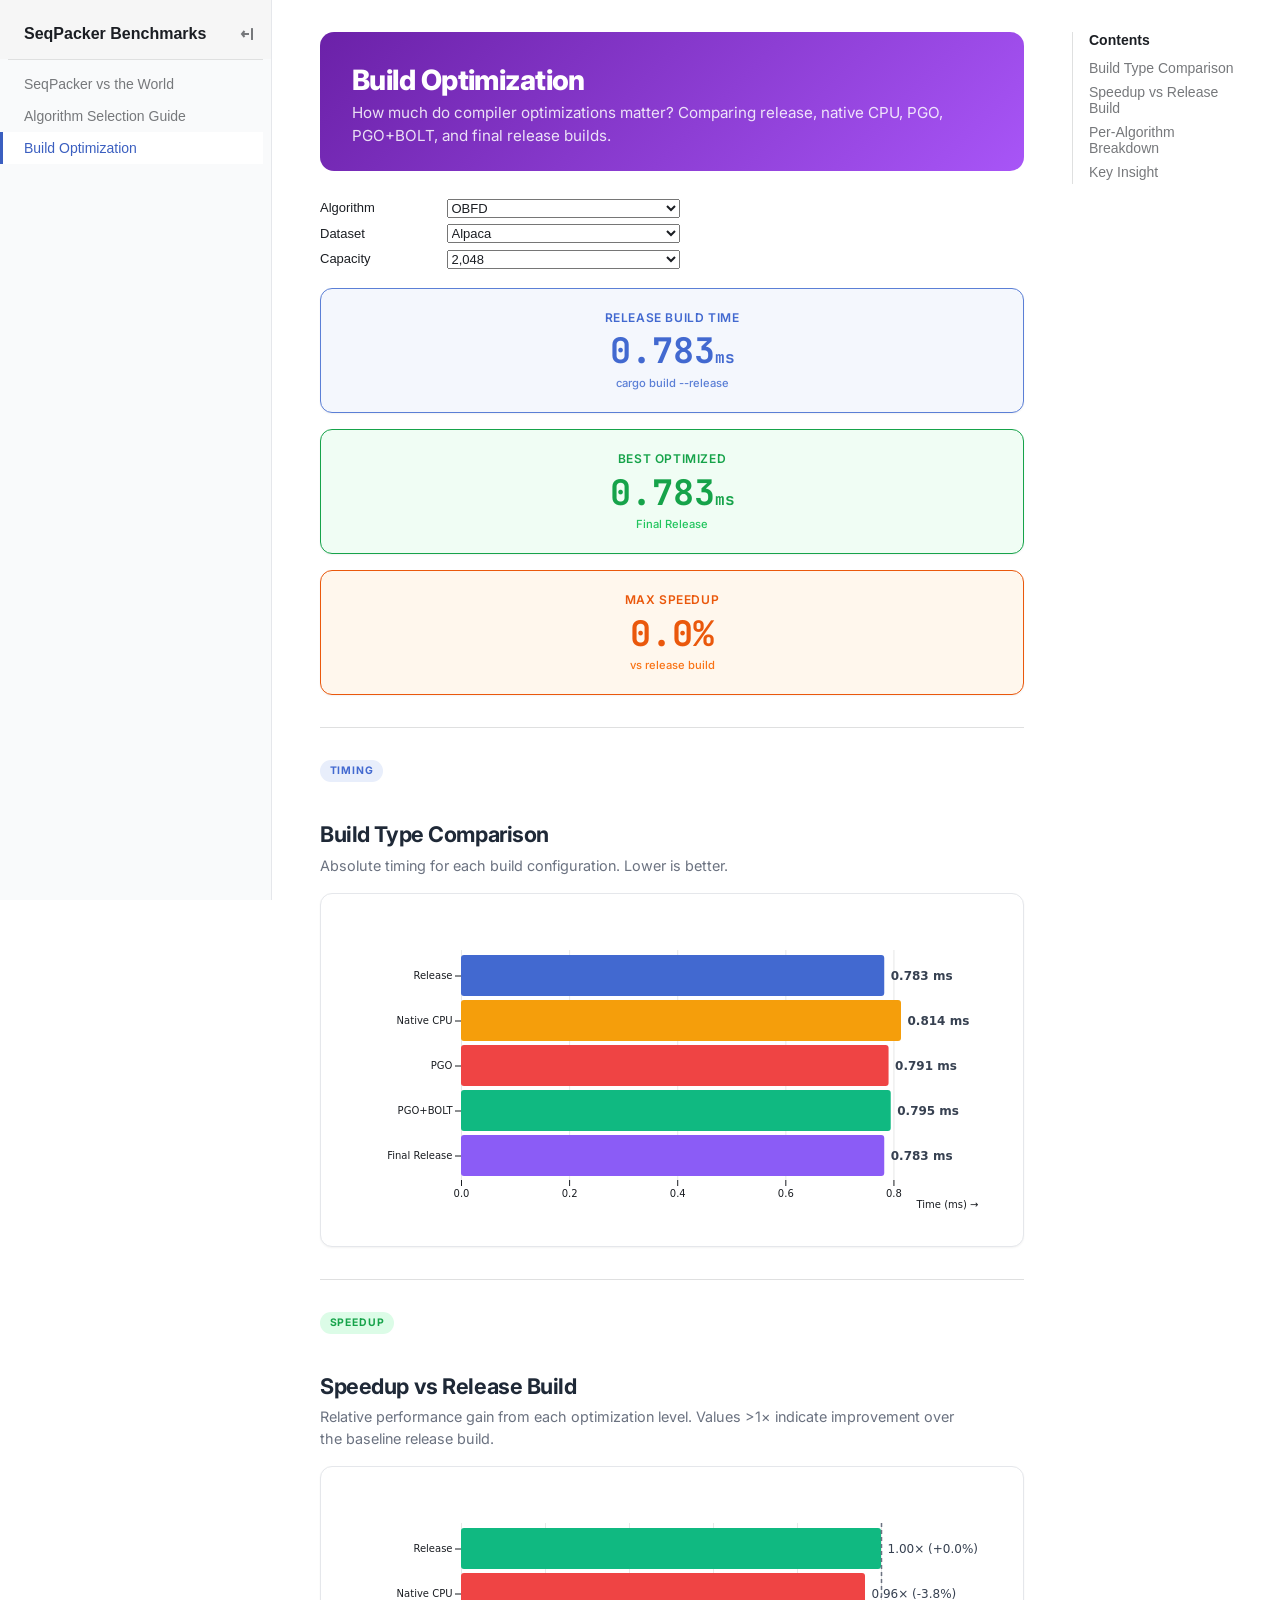
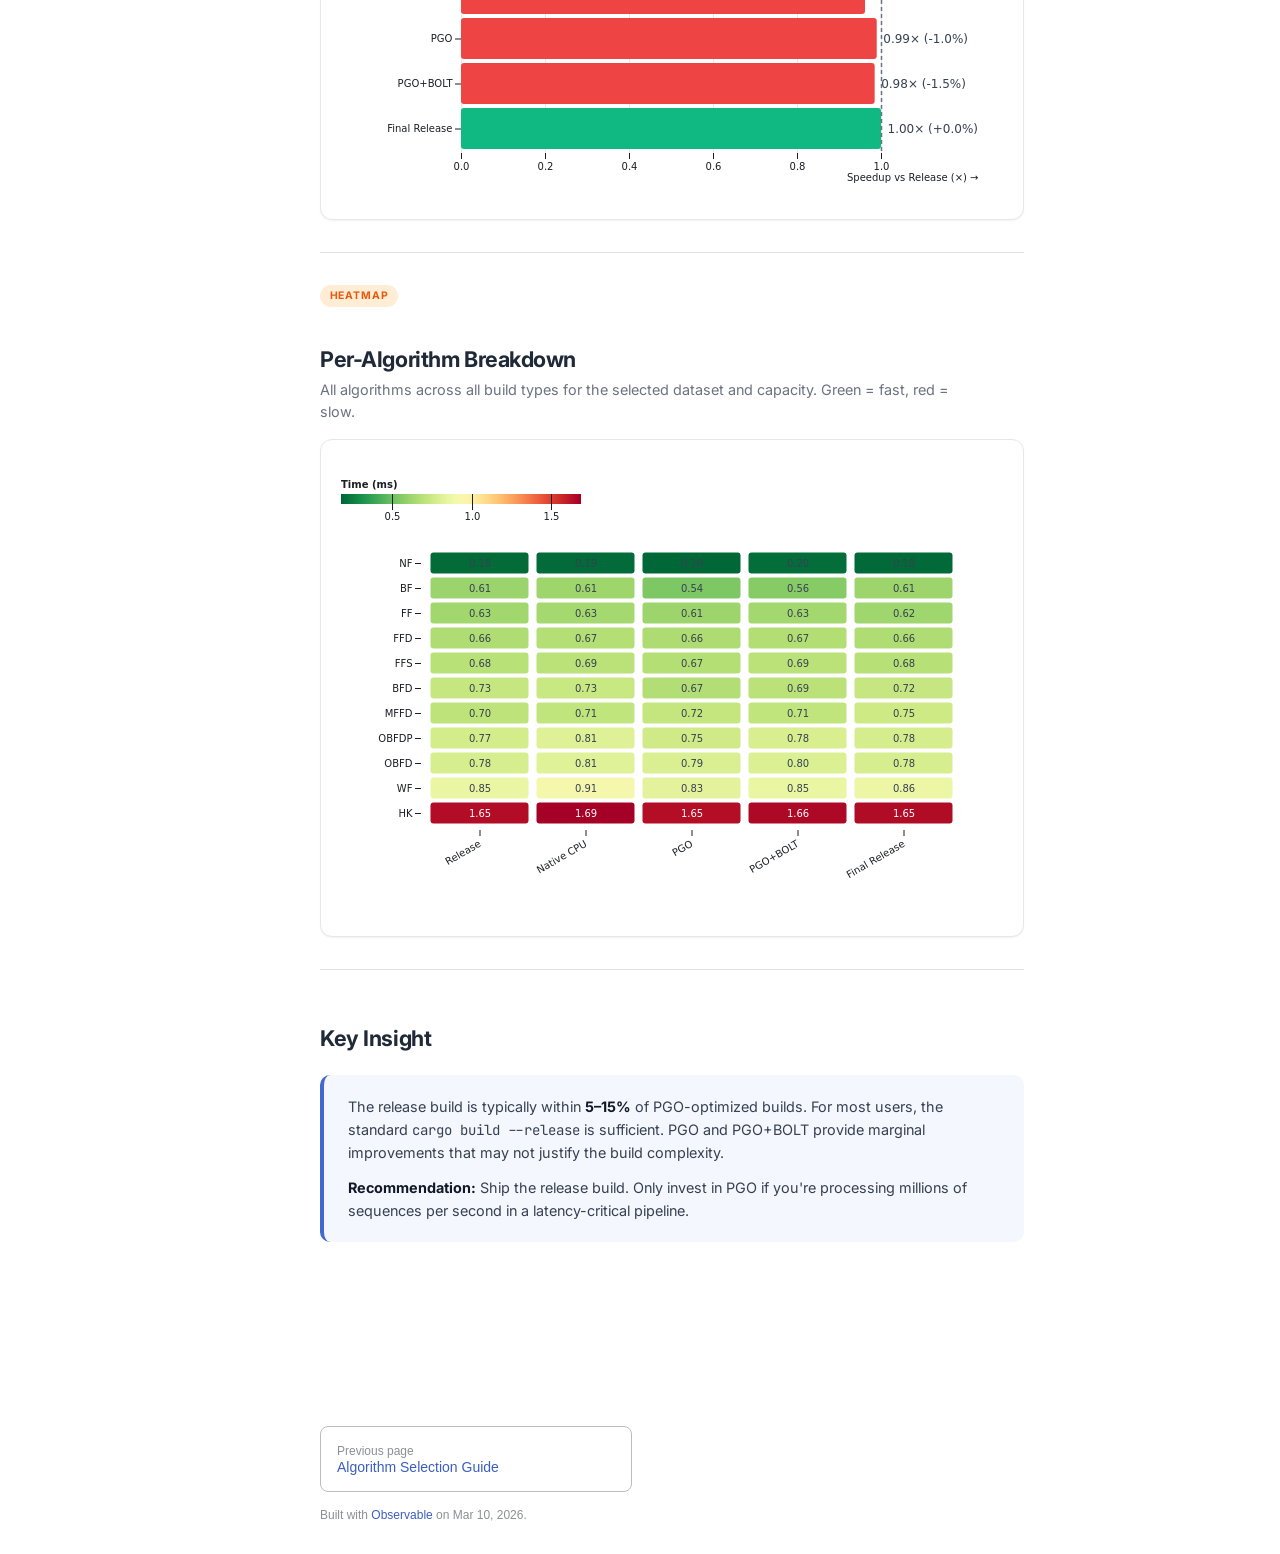
<file: benchmarks/dashboard/builds.html>
<!DOCTYPE html>
<html>
<head>
<meta charset="utf-8">
<meta name="viewport" content="width=device-width, initial-scale=1, maximum-scale=1">
<meta name="generator" content="Observable Framework v1.13.4">
<title>Build Optimization | SeqPacker Benchmarks</title>
<link rel="preconnect" href="https://fonts.gstatic.com" crossorigin>
<link rel="preload" as="style" href="https://fonts.googleapis.com/css2?family=Source+Serif+4:ital,opsz,wght@0,8..60,200..900;1,8..60,200..900&amp;display=swap" crossorigin>
<link rel="preload" as="style" href="./_observablehq/theme-air,near-midnight.b050d634.css">
<link rel="preload" as="style" href="./_observablehq/stdlib/inputs.f7bf0e12.css">
<link rel="stylesheet" type="text/css" href="https://fonts.googleapis.com/css2?family=Source+Serif+4:ital,opsz,wght@0,8..60,200..900;1,8..60,200..900&amp;display=swap" crossorigin>
<link rel="stylesheet" type="text/css" href="./_observablehq/theme-air,near-midnight.b050d634.css">
<link rel="stylesheet" type="text/css" href="./_observablehq/stdlib/inputs.f7bf0e12.css">
<link rel="modulepreload" href="./_observablehq/client.886c1ba9.js">
<link rel="modulepreload" href="./_observablehq/runtime.607a8173.js">
<link rel="modulepreload" href="./_observablehq/stdlib.277aeab8.js">
<link rel="modulepreload" href="./_npm/d3@7.9.0/e324157d.js">
<link rel="modulepreload" href="./_observablehq/stdlib/inputs.31cd1366.js">
<link rel="modulepreload" href="./_npm/@observablehq/plot@0.6.17/7c43807f.js">
<link rel="modulepreload" href="./_npm/htl@0.3.1/72f4716c.js">
<link rel="modulepreload" href="./_npm/isoformat@0.2.1/18cbf477.js">
<link rel="modulepreload" href="./_npm/d3-array@3.2.4/e93ca09f.js">
<link rel="modulepreload" href="./_npm/d3-axis@3.0.0/0f2de24d.js">
<link rel="modulepreload" href="./_npm/d3-brush@3.0.0/65eb105b.js">
<link rel="modulepreload" href="./_npm/d3-chord@3.0.1/7ef8fb2e.js">
<link rel="modulepreload" href="./_npm/d3-color@3.1.0/aeb57b94.js">
<link rel="modulepreload" href="./_npm/d3-contour@4.0.2/1d2aed74.js">
<link rel="modulepreload" href="./_npm/d3-delaunay@6.0.4/5ced1d52.js">
<link rel="modulepreload" href="./_npm/d3-dispatch@3.0.1/9ba9c7f3.js">
<link rel="modulepreload" href="./_npm/d3-drag@3.0.0/4202580c.js">
<link rel="modulepreload" href="./_npm/d3-dsv@3.0.1/9cffc2bd.js">
<link rel="modulepreload" href="./_npm/d3-ease@3.0.1/cdd7e898.js">
<link rel="modulepreload" href="./_npm/d3-fetch@3.0.1/b4e2ad9a.js">
<link rel="modulepreload" href="./_npm/d3-force@3.0.0/5e804d15.js">
<link rel="modulepreload" href="./_npm/d3-format@3.1.2/3785bf2d.js">
<link rel="modulepreload" href="./_npm/d3-geo@3.1.1/40599fb3.js">
<link rel="modulepreload" href="./_npm/d3-hierarchy@3.1.2/e49e792c.js">
<link rel="modulepreload" href="./_npm/d3-interpolate@3.0.1/8d1e5425.js">
<link rel="modulepreload" href="./_npm/d3-path@3.1.0/20d3f133.js">
<link rel="modulepreload" href="./_npm/d3-polygon@3.0.1/7553081f.js">
<link rel="modulepreload" href="./_npm/d3-quadtree@3.0.1/0dfd751c.js">
<link rel="modulepreload" href="./_npm/d3-random@3.0.1/3c90ee06.js">
<link rel="modulepreload" href="./_npm/d3-scale@4.0.2/720b7f0a.js">
<link rel="modulepreload" href="./_npm/d3-scale-chromatic@3.1.0/ba24c2e7.js">
<link rel="modulepreload" href="./_npm/d3-selection@3.0.0/4d94e5b7.js">
<link rel="modulepreload" href="./_npm/d3-shape@3.2.0/6d3a6726.js">
<link rel="modulepreload" href="./_npm/d3-time@3.1.0/9f03c579.js">
<link rel="modulepreload" href="./_npm/d3-time-format@4.1.0/07c9626f.js">
<link rel="modulepreload" href="./_npm/d3-timer@3.0.1/b58a267d.js">
<link rel="modulepreload" href="./_npm/d3-transition@3.0.1/004da2ac.js">
<link rel="modulepreload" href="./_npm/d3-zoom@3.0.0/b5786b3f.js">
<link rel="modulepreload" href="./_npm/interval-tree-1d@1.0.4/53fe8176.js">
<link rel="modulepreload" href="./_npm/internmap@2.0.3/e08981d9.js">
<link rel="modulepreload" href="./_npm/delaunator@5.0.1/02d43215.js">
<link rel="modulepreload" href="./_npm/binary-search-bounds@2.0.5/cbf6ba23.js">
<link rel="modulepreload" href="./_npm/robust-predicates@3.0.2/aa00730b.js">
<link rel="preconnect" href="https://fonts.googleapis.com">
<link href="https://fonts.googleapis.com/css2?family=Inter:wght@400;500;600;700;800&amp;family=JetBrains+Mono:wght@500;700&amp;display=swap" rel="stylesheet">
<style>
  :root {
    --theme-foreground: #1b1e23;
    --theme-background: #ffffff;
    --theme-accent: #4269d0;
    --theme-accent-light: #e8eefb;
    --blue-600: #4269d0;
    --blue-500: #5b7fd6;
    --blue-100: #e8eefb;
    --blue-50: #f4f7fd;
    --green-600: #16a34a;
    --green-100: #dcfce7;
    --orange-600: #ea580c;
    --orange-100: #ffedd5;
    --red-500: #ef4444;
    --gray-50: #f9fafb;
    --gray-100: #f3f4f6;
    --gray-200: #e5e7eb;
    --gray-300: #d1d5db;
    --gray-400: #9ca3af;
    --gray-500: #6b7280;
    --gray-600: #4b5563;
    --gray-700: #374151;
    --gray-800: #1f2937;
    --gray-900: #111827;
    --shadow-sm: 0 1px 2px rgba(0,0,0,0.05);
    --shadow-md: 0 4px 6px -1px rgba(0,0,0,0.07), 0 2px 4px -2px rgba(0,0,0,0.05);
    --shadow-lg: 0 10px 15px -3px rgba(0,0,0,0.08), 0 4px 6px -4px rgba(0,0,0,0.04);
  }

  body { font-family: 'Inter', -apple-system, BlinkMacSystemFont, sans-serif; }
  h1, h2, h3 { font-family: 'Inter', sans-serif; letter-spacing: -0.02em; }
  h1 { font-weight: 800; font-size: 2rem; color: var(--gray-900); }
  h2 { font-weight: 700; font-size: 1.35rem; color: var(--gray-800); margin-top: 2.5rem; }
  h3 { font-weight: 600; font-size: 1.05rem; color: var(--gray-700); }
  code { font-family: 'JetBrains Mono', monospace; }

  /* Card system */
  .card {
    padding: 1.5rem;
    border: 1px solid var(--gray-200);
    border-radius: 12px;
    background: white;
    box-shadow: var(--shadow-sm);
    transition: box-shadow 0.2s;
  }
  .card:hover { box-shadow: var(--shadow-md); }

  /* KPI / Hero metric cards */
  .kpi-card {
    padding: 1.25rem 1.5rem;
    border-radius: 12px;
    text-align: center;
    border: 1px solid var(--gray-200);
    box-shadow: var(--shadow-sm);
    transition: transform 0.15s, box-shadow 0.15s;
  }
  .kpi-card:hover { transform: translateY(-2px); box-shadow: var(--shadow-md); }
  .kpi-card .kpi-label {
    font-size: 0.75rem;
    font-weight: 600;
    text-transform: uppercase;
    letter-spacing: 0.05em;
    margin-bottom: 0.35rem;
  }
  .kpi-card .kpi-value {
    font-family: 'JetBrains Mono', monospace;
    font-size: 2.2rem;
    font-weight: 700;
    line-height: 1.1;
  }
  .kpi-card .kpi-sub {
    font-size: 0.7rem;
    margin-top: 0.25rem;
    font-weight: 500;
  }
  .kpi-blue { background: var(--blue-50); border-color: var(--blue-500); }
  .kpi-blue .kpi-label { color: var(--blue-600); }
  .kpi-blue .kpi-value { color: var(--blue-600); }
  .kpi-blue .kpi-sub { color: var(--blue-500); }
  .kpi-green { background: #f0fdf4; border-color: var(--green-600); }
  .kpi-green .kpi-label { color: var(--green-600); }
  .kpi-green .kpi-value { color: var(--green-600); }
  .kpi-green .kpi-sub { color: #22c55e; }
  .kpi-orange { background: #fff7ed; border-color: var(--orange-600); }
  .kpi-orange .kpi-label { color: var(--orange-600); }
  .kpi-orange .kpi-value { color: var(--orange-600); }
  .kpi-orange .kpi-sub { color: #f97316; }

  /* Section dividers */
  .section-divider {
    border: none;
    border-top: 2px solid var(--gray-100);
    margin: 2.5rem 0 2rem;
  }
  .section-header {
    display: flex;
    align-items: center;
    gap: 0.6rem;
    margin-bottom: 0.35rem;
  }
  .section-badge {
    display: inline-block;
    font-size: 0.65rem;
    font-weight: 700;
    text-transform: uppercase;
    letter-spacing: 0.08em;
    padding: 0.2rem 0.6rem;
    border-radius: 999px;
  }
  .badge-blue { background: var(--blue-100); color: var(--blue-600); }
  .badge-green { background: var(--green-100); color: var(--green-600); }
  .badge-orange { background: var(--orange-100); color: var(--orange-600); }

  .subtitle {
    color: var(--gray-500);
    font-size: 0.9rem;
    margin-top: 0.5rem;
    margin-bottom: 1rem;
    line-height: 1.5;
  }

  /* Filter container */
  .filter-bar {
    display: flex;
    flex-wrap: wrap;
    gap: 1rem;
    padding: 1rem 1.25rem;
    background: var(--gray-50);
    border: 1px solid var(--gray-200);
    border-radius: 10px;
    margin-bottom: 1.5rem;
    align-items: end;
  }
  .filter-bar label { font-size: 0.8rem; font-weight: 600; color: var(--gray-600); }
  .filter-bar select {
    font-family: 'Inter', sans-serif;
    font-size: 0.85rem;
    padding: 0.4rem 0.6rem;
    border: 1px solid var(--gray-300);
    border-radius: 6px;
    background: white;
  }

  /* Comparison table */
  .comparison-table {
    width: 100%;
    border-collapse: separate;
    border-spacing: 0;
    font-size: 0.85rem;
    border: 1px solid var(--gray-200);
    border-radius: 10px;
    overflow: hidden;
  }
  .comparison-table thead th {
    background: var(--gray-50);
    padding: 0.75rem 1rem;
    font-weight: 600;
    color: var(--gray-700);
    text-align: left;
    border-bottom: 2px solid var(--gray-200);
    font-size: 0.75rem;
    text-transform: uppercase;
    letter-spacing: 0.04em;
  }
  .comparison-table tbody td {
    padding: 0.6rem 1rem;
    border-bottom: 1px solid var(--gray-100);
    color: var(--gray-700);
  }
  .comparison-table tbody tr:last-child td { border-bottom: none; }
  .comparison-table tbody tr:hover { background: var(--blue-50); }
  .comparison-table .highlight-row { background: var(--blue-50); font-weight: 600; }
  .comparison-table .pkg-badge {
    display: inline-block;
    font-size: 0.7rem;
    font-weight: 600;
    padding: 0.15rem 0.45rem;
    border-radius: 4px;
  }
  .comparison-table .badge-rust { background: #fef3c7; color: #92400e; }
  .comparison-table .badge-python { background: #dbeafe; color: #1e40af; }
  .comparison-table .badge-naive { background: var(--gray-100); color: var(--gray-500); }
  .comparison-table .mono { font-family: 'JetBrains Mono', monospace; font-size: 0.8rem; }

  /* Chart container */
  .chart-container {
    background: white;
    border: 1px solid var(--gray-200);
    border-radius: 12px;
    padding: 1.25rem;
    box-shadow: var(--shadow-sm);
  }

  /* Insight callout */
  .insight-box {
    padding: 1.25rem 1.5rem;
    border-radius: 10px;
    border-left: 4px solid;
    margin: 1.5rem 0;
  }
  .insight-blue { background: var(--blue-50); border-color: var(--blue-600); }
  .insight-green { background: #f0fdf4; border-color: var(--green-600); }
  .insight-orange { background: #fff7ed; border-color: var(--orange-600); }
  .insight-box p { margin: 0; font-size: 0.9rem; line-height: 1.6; color: var(--gray-700); }
  .insight-box strong { color: var(--gray-900); }

  /* Tag / pill styling */
  .algo-tag {
    display: inline-block;
    font-family: 'JetBrains Mono', monospace;
    font-size: 0.7rem;
    font-weight: 600;
    padding: 0.15rem 0.5rem;
    border-radius: 4px;
    background: var(--gray-100);
    color: var(--gray-600);
  }

  /* Hero banner */
  .hero-banner {
    background: linear-gradient(135deg, #1e3a5f 0%, #4269d0 100%);
    color: white;
    padding: 2rem 2rem 1.5rem;
    border-radius: 14px;
    margin-bottom: 1.5rem;
  }
  .hero-banner h1 { color: white; font-size: 1.75rem; margin: 0 0 0.35rem; }
  .hero-banner p { color: rgba(255,255,255,0.85); font-size: 0.95rem; margin: 0; }

  /* Grid tweaks */
  .grid { gap: 1rem; }

  /* Responsive charts — Observable Plot SVGs fill their container */
  .chart-container svg, figure svg { max-width: 100%; height: auto; }

  /* Scrollable table wrapper for narrow viewports */
  .table-scroll {
    overflow-x: auto;
    -webkit-overflow-scrolling: touch;
    border: 1px solid var(--gray-200);
    border-radius: 10px;
  }
  .table-scroll .comparison-table {
    border: none;
    border-radius: 0;
    min-width: 580px;
  }

  /* Sidebar: full-height with visible border */
  #observablehq-sidebar {
    border-right: 1px solid var(--gray-200);
    background: var(--gray-50);
  }

  /* Collapsed rail: subtle background so users know it's there */
  #observablehq-sidebar-toggle {
    background: var(--gray-50);
    border-right: 1px solid var(--gray-200);
    transition: background 0.15s;
  }
  #observablehq-sidebar-toggle:hover {
    background: var(--gray-100);
  }

  /* Responsive adjustments */
  @media (max-width: 768px) {
    .hero-banner { padding: 1.5rem 1.25rem 1.25rem; }
    .hero-banner h1 { font-size: 1.35rem; }
    .hero-banner p { font-size: 0.85rem; }
    .kpi-card .kpi-value { font-size: 1.6rem; }
    .kpi-card .kpi-label { font-size: 0.65rem; }
    .grid.grid-cols-4 { grid-template-columns: repeat(2, 1fr); }
    .grid.grid-cols-3 { grid-template-columns: repeat(2, 1fr); }
    .comparison-table { font-size: 0.75rem; }
    .comparison-table thead th { padding: 0.5rem 0.6rem; font-size: 0.65rem; }
    .comparison-table tbody td { padding: 0.4rem 0.6rem; }
    .chart-container { overflow-x: auto; -webkit-overflow-scrolling: touch; }
  }

  @media (max-width: 480px) {
    .grid.grid-cols-4 { grid-template-columns: 1fr; }
    .grid.grid-cols-3 { grid-template-columns: 1fr; }
    .grid.grid-cols-2 { grid-template-columns: 1fr; }
    .hero-banner { border-radius: 10px; }
    .kpi-card .kpi-value { font-size: 1.4rem; }
  }
</style>
<script type="module">

import {define} from "./_observablehq/client.886c1ba9.js";
import {registerFile} from "./_observablehq/stdlib.277aeab8.js";

registerFile("./data/builds.json", {"name":"./data/builds.json","mimeType":"application/json","path":"./_file/data/builds.aa940d03.json","lastModified":1773150701114,"size":497078});

define({id: "1e76b6a2", inputs: ["FileAttachment"], outputs: ["data","strategies","datasets","capacities","buildTypes","buildColors"], body: async (FileAttachment) => {
const data = await FileAttachment("./data/builds.json").json();
const strategies = [...new Set(data.map(d => d.strategy))].sort();
const datasets = [...new Set(data.map(d => d.dataset))].sort();
const capacities = [...new Set(data.map(d => d.capacity))].sort((a, b) => a - b);
const buildTypes = ["Release", "Native CPU", "PGO", "PGO+BOLT", "Final Release"];
const buildColors = {"Release": "#4269d0", "Native CPU": "#f59e0b", "PGO": "#ef4444", "PGO+BOLT": "#10b981", "Final Release": "#8b5cf6"};
return {data,strategies,datasets,capacities,buildTypes,buildColors};
}});

define({id: "29bd48d8", inputs: ["view","Inputs","strategies","datasets","capacities"], outputs: ["selectedStrategy","selectedDataset","selectedCapacity"], body: (view,Inputs,strategies,datasets,capacities) => {
const selectedStrategy = view(Inputs.select(strategies, {label: "Algorithm", value: "OBFD"}));
const selectedDataset = view(Inputs.select(datasets, {label: "Dataset", value: "Alpaca"}));
const selectedCapacity = view(Inputs.select(capacities, {label: "Capacity", value: 2048, format: d => d.toLocaleString()}));
return {selectedStrategy,selectedDataset,selectedCapacity};
}});

define({id: "f59d6dc1", inputs: ["data","selectedStrategy","selectedDataset","selectedCapacity"], outputs: ["filtered","releaseRow","releaseTime","speedups","bestBuild"], body: (data,selectedStrategy,selectedDataset,selectedCapacity) => {
const filtered = data.filter(
  d => d.strategy === selectedStrategy
    && d.dataset === selectedDataset
    && d.capacity === selectedCapacity
);
const releaseRow = filtered.find(d => d.build_type === "Release");
const releaseTime = releaseRow ? releaseRow.time_ms : 1;
const speedups = filtered.map(d => ({
  ...d,
  speedup: releaseTime / d.time_ms,
  speedup_pct: ((releaseTime / d.time_ms - 1) * 100),
}));
const bestBuild = speedups.reduce((a,b) => a.speedup > b.speedup ? a : b, speedups[0]);
return {filtered,releaseRow,releaseTime,speedups,bestBuild};
}});

define({id: "003ead8f", mode: "inline", inputs: ["releaseRow","display"], body: async (releaseRow,display) => {
display(await(
releaseRow ? releaseRow.time_ms.toFixed(3) : "—"
))
}});

define({id: "261167ab", mode: "inline", inputs: ["bestBuild","display"], body: async (bestBuild,display) => {
display(await(
bestBuild ? bestBuild.time_ms.toFixed(3) : "—"
))
}});

define({id: "64ada69e", mode: "inline", inputs: ["bestBuild","display"], body: async (bestBuild,display) => {
display(await(
bestBuild ? bestBuild.build_type : ""
))
}});

define({id: "504ae5bc", mode: "inline", inputs: ["bestBuild","display"], body: async (bestBuild,display) => {
display(await(
bestBuild && bestBuild.speedup > 1 ? "+" + ((bestBuild.speedup - 1) * 100).toFixed(1) : bestBuild ? ((bestBuild.speedup - 1) * 100).toFixed(1) : "—"
))
}});

define({id: "904afbf4", inputs: ["Plot","buildTypes","filtered","buildColors","display"], body: async (Plot,buildTypes,filtered,buildColors,display) => {
display(await(
Plot.plot({
  marginLeft: 120,
  marginRight: 80,
  height: 280,
  x: {label: "Time (ms) →", grid: true},
  y: {label: null, domain: buildTypes},
  marks: [
    Plot.barX(filtered, {
      y: "build_type",
      x: "time_ms",
      fill: d => buildColors[d.build_type],
      tip: true,
      rx: 3,
    }),
    Plot.text(filtered, {
      y: "build_type",
      x: "time_ms",
      text: d => `${d.time_ms.toFixed(3)} ms`,
      dx: 6,
      textAnchor: "start",
      fontWeight: 600,
      fontSize: 12,
      fill: "#374151",
    }),
  ]
})
))
}});

define({id: "e68493d9", inputs: ["Plot","buildTypes","speedups","display"], body: async (Plot,buildTypes,speedups,display) => {
display(await(
Plot.plot({
  marginLeft: 120,
  marginRight: 100,
  height: 280,
  x: {label: "Speedup vs Release (×) →", grid: true},
  y: {label: null, domain: buildTypes},
  marks: [
    Plot.barX(speedups, {
      y: "build_type",
      x: "speedup",
      fill: d => d.speedup >= 1 ? "#10b981" : "#ef4444",
      tip: true,
      rx: 3,
    }),
    Plot.ruleX([1], {stroke: "#6b7280", strokeWidth: 1.5, strokeDasharray: "4,3"}),
    Plot.text(speedups, {
      y: "build_type",
      x: "speedup",
      text: d => `${d.speedup.toFixed(2)}× (${d.speedup_pct >= 0 ? "+" : ""}${d.speedup_pct.toFixed(1)}%)`,
      dx: 6,
      textAnchor: "start",
      fontWeight: 500,
      fontSize: 12,
      fill: "#374151",
    }),
  ]
})
))
}});

define({id: "4245bad1", inputs: ["data","selectedDataset","selectedCapacity"], outputs: ["allForDataset"], body: (data,selectedDataset,selectedCapacity) => {
const allForDataset = data.filter(
  d => d.dataset === selectedDataset && d.capacity === selectedCapacity
);
return {allForDataset};
}});

define({id: "40b1da27", inputs: ["Plot","allForDataset","buildTypes","d3","display"], body: async (Plot,allForDataset,buildTypes,d3,display) => {
display(await(
Plot.plot({
  marginLeft: 80,
  marginBottom: 70,
  height: Math.max(350, [...new Set(allForDataset.map(d => d.strategy))].length * 34),
  x: {label: null, tickRotate: -30, domain: buildTypes, padding: 0.05},
  y: {label: null, padding: 0.05},
  color: {type: "linear", scheme: "RdYlGn", label: "Time (ms)", reverse: true, legend: true},
  marks: [
    Plot.cell(allForDataset, {
      x: "build_type",
      y: "strategy",
      fill: "time_ms",
      tip: true,
      sort: {y: "fill"},
      inset: 1.5,
      rx: 3,
    }),
    Plot.text(allForDataset, {
      x: "build_type",
      y: "strategy",
      text: d => d.time_ms.toFixed(2),
      fontSize: 10,
      fill: d => {
        const max = d3.max(allForDataset, r => r.time_ms);
        return d.time_ms > max * 0.6 ? "white" : "#374151";
      },
      fontWeight: 500,
    }),
  ]
})
))
}});

</script>
</head>
<body>
<input id="observablehq-sidebar-toggle" type="checkbox" title="Toggle sidebar">
<label id="observablehq-sidebar-backdrop" for="observablehq-sidebar-toggle"></label>
<nav id="observablehq-sidebar">
  <ol>
    <label id="observablehq-sidebar-close" for="observablehq-sidebar-toggle"></label>
    <li class="observablehq-link"><a href="./">SeqPacker Benchmarks</a></li>
  </ol>
  <ol>
    <li class="observablehq-link"><a href="./">SeqPacker vs the World</a></li>
    <li class="observablehq-link"><a href="./algorithms">Algorithm Selection Guide</a></li>
    <li class="observablehq-link observablehq-link-active"><a href="./builds">Build Optimization</a></li>
  </ol>
</nav>
<script>{const e=document.querySelector("#observablehq-sidebar"),o=document.querySelector("#observablehq-sidebar-toggle"),r=sessionStorage.getItem("observablehq-sidebar");r?o.checked=r==="true":o.indeterminate=!0;for(const t of document.querySelectorAll("#observablehq-sidebar summary")){const s=t.parentElement;switch(sessionStorage.getItem(`observablehq-sidebar:${t.textContent}`)){case"true":s.open=!0;break;case"false":s.classList.contains("observablehq-section-active")||(s.open=!1);break}}addEventListener("beforeunload",()=>sessionStorage.setItem("observablehq-sidebar-scrolly",`${e.scrollTop}`));const a=sessionStorage.getItem("observablehq-sidebar-scrolly");a!=null&&(e.style.cssText="overflow: hidden;",e.scrollTop=+a,e.style.cssText="");}</script>
<div id="observablehq-center">
<aside id="observablehq-toc" data-selector="h1:not(:first-of-type)[id], h2:first-child[id], :not(h1) + h2[id]">
<nav>
<div>Contents</div>
<ol>
<li class="observablehq-secondary-link"><a href="#build-type-comparison">Build Type Comparison</a></li>
<li class="observablehq-secondary-link"><a href="#speedup-vs-release-build">Speedup vs Release Build</a></li>
<li class="observablehq-secondary-link"><a href="#per-algorithm-breakdown">Per-Algorithm Breakdown</a></li>
<li class="observablehq-secondary-link"><a href="#key-insight">Key Insight</a></li>
</ol>
</nav>
</aside>
<main id="observablehq-main" class="observablehq">
<div class="hero-banner" style="background: linear-gradient(135deg, #6b21a8 0%, #a855f7 100%);">
  <h1>Build Optimization</h1>
  <p>How much do compiler optimizations matter? Comparing release, native CPU, PGO, PGO+BOLT, and final release builds.</p>
</div>
<div class="observablehq observablehq--block"><!--:1e76b6a2:--></div>
<div class="observablehq observablehq--block"><!--:29bd48d8:--></div>
<div class="observablehq observablehq--block"><!--:f59d6dc1:--></div>
<div class="grid grid-cols-3">
  <div class="kpi-card kpi-blue">
    <div class="kpi-label">Release Build Time</div>
    <div class="kpi-value"><observablehq-loading></observablehq-loading><!--:003ead8f:--><span style="font-size:1rem">ms</span></div>
    <div class="kpi-sub">cargo build --release</div>
  </div>
  <div class="kpi-card kpi-green">
    <div class="kpi-label">Best Optimized</div>
    <div class="kpi-value"><observablehq-loading></observablehq-loading><!--:261167ab:--><span style="font-size:1rem">ms</span></div>
    <div class="kpi-sub"><observablehq-loading></observablehq-loading><!--:64ada69e:--></div>
  </div>
  <div class="kpi-card kpi-orange">
    <div class="kpi-label">Max Speedup</div>
    <div class="kpi-value"><observablehq-loading></observablehq-loading><!--:504ae5bc:-->%</div>
    <div class="kpi-sub">vs release build</div>
  </div>
</div>
<hr>
<div class="section-header">
  <span class="section-badge badge-blue">Timing</span>
</div>
<h2 id="build-type-comparison" tabindex="-1"><a class="observablehq-header-anchor" href="#build-type-comparison">Build Type Comparison</a></h2>
<p class="subtitle">Absolute timing for each build configuration. Lower is better.</p>
<div class="chart-container">
<div class="observablehq observablehq--block"><observablehq-loading></observablehq-loading><!--:904afbf4:--></div>
</div>
<hr>
<div class="section-header">
  <span class="section-badge badge-green">Speedup</span>
</div>
<h2 id="speedup-vs-release-build" tabindex="-1"><a class="observablehq-header-anchor" href="#speedup-vs-release-build">Speedup vs Release Build</a></h2>
<p class="subtitle">Relative performance gain from each optimization level. Values &gt;1× indicate improvement over the baseline release build.</p>
<div class="chart-container">
<div class="observablehq observablehq--block"><observablehq-loading></observablehq-loading><!--:e68493d9:--></div>
</div>
<hr>
<div class="section-header">
  <span class="section-badge badge-orange">Heatmap</span>
</div>
<h2 id="per-algorithm-breakdown" tabindex="-1"><a class="observablehq-header-anchor" href="#per-algorithm-breakdown">Per-Algorithm Breakdown</a></h2>
<p class="subtitle">All algorithms across all build types for the selected dataset and capacity. Green = fast, red = slow.</p>
<div class="observablehq observablehq--block"><!--:4245bad1:--></div>
<div class="chart-container">
<div class="observablehq observablehq--block"><observablehq-loading></observablehq-loading><!--:40b1da27:--></div>
</div>
<hr>
<h2 id="key-insight" tabindex="-1"><a class="observablehq-header-anchor" href="#key-insight">Key Insight</a></h2>
<div class="insight-box insight-blue">
  <p>The release build is typically within <strong>5–15%</strong> of PGO-optimized builds. For most users, the standard <code>cargo build --release</code> is sufficient. PGO and PGO+BOLT provide marginal improvements that may not justify the build complexity.</p>
  <p style="margin-top:0.75rem"><strong>Recommendation:</strong> Ship the release build. Only invest in PGO if you're processing millions of sequences per second in a latency-critical pipeline.</p>
</div>
</main>
<footer id="observablehq-footer">
<nav><a rel="prev" href="./algorithms"><span>Algorithm Selection Guide</span></a></nav>
<div>Built with <a href="https://observablehq.com/" target="_blank" rel="noopener noreferrer">Observable</a> on <a title="2026-03-10T21:51:29">Mar 10, 2026</a>.</div>
</footer>
</div>
</body>
</html>
</file>
<file: benchmarks/dashboard/_observablehq/theme-air,near-midnight.b050d634.css>
:root{--monospace: Menlo, Consolas, monospace;--monospace-font: 14px/1.5 var(--monospace);--serif: "Source Serif 4", "Iowan Old Style", "Apple Garamond", "Palatino Linotype", "Times New Roman", "Droid Serif", Times, serif, "Apple Color Emoji", "Segoe UI Emoji", "Segoe UI Symbol";--sans-serif: -apple-system, BlinkMacSystemFont, "avenir next", avenir, helvetica, "helvetica neue", ubuntu, roboto, noto, "segoe ui", arial, sans-serif;--theme-blue: #4269d0;--theme-green: #3ca951;--theme-red: #ff725c;--theme-yellow: #efb118}html{-webkit-text-size-adjust:100%;-webkit-font-smoothing:antialiased;-moz-osx-font-smoothing:grayscale;background:var(--theme-background);color:var(--theme-foreground)}body{font:17px/1.5 var(--serif);margin:0}a[href]{color:var(--theme-foreground-focus)}h1,h2,h3,h4,h5,h6{color:var(--theme-foreground-alt);font-weight:700;line-height:1.15;margin-top:0;margin-bottom:.25rem;text-wrap:balance}h2+p,h3+p,h4+p,h2+table,h3+table,h4+table{margin-top:0}h1+h2{color:var(--theme-foreground);font-size:20px;font-style:italic;font-weight:400;margin-bottom:1rem}a[href]{text-decoration:none}a[href]:hover,a[href]:focus{text-decoration:underline}h1 code,h2 code,h3 code,h4 code,h5 code,h6 code{font-size:90%}pre{line-height:1.5}pre,code,tt{font-family:var(--monospace);font-size:14px}img{max-width:100%}p,table,figure,figcaption,h1,h2,h3,h4,h5,h6,.katex-display{max-width:640px}blockquote,ol,ul{max-width:600px}blockquote{margin:1rem 1.5rem}ul ol{padding-left:28px}hr{height:1px;margin:1rem 0;padding:1rem 0;border:none;background:no-repeat center/100% 1px linear-gradient(to right,var(--theme-foreground-faintest),var(--theme-foreground-faintest))}pre{background-color:var(--theme-background-alt);border-radius:4px;margin:1rem -1rem;max-width:960px;min-height:1.5em;padding:.5rem 1rem;overflow-x:auto;box-sizing:border-box}input:not([type]),input[type=email],input[type=number],input[type=password],input[type=range],input[type=search],input[type=tel],input[type=text],input[type=url]{width:240px}input,canvas,button{vertical-align:middle}button,input,textarea{accent-color:var(--theme-blue)}table{width:100%;border-collapse:collapse;font:13px/1.2 var(--sans-serif)}table pre,table code,table tt{font-size:inherit;line-height:inherit}th>pre:only-child,td>pre:only-child{margin:0;padding:0}th{color:var(--theme-foreground);text-align:left;vertical-align:bottom}td{color:var(--theme-foreground-alt);vertical-align:top}th,td{padding:3px 6.5px 3px 0}th:last-child,td:last-child{padding-right:0}tr:not(:last-child){border-bottom:solid 1px var(--theme-foreground-faintest)}thead tr{border-bottom:solid 1px var(--theme-foreground-fainter)}figure,table{margin:1rem 0}figure img{max-width:100%}figure>h2,figure>h3{font-family:var(--sans-serif)}figure>h2{font-size:20px}figure>h3{font-size:16px;font-weight:400}figcaption{font:small var(--sans-serif);color:var(--theme-foreground-muted)}a[href].observablehq-header-anchor{color:inherit}:root{--font-big: 700 32px/1 var(--sans-serif);--font-small: 14px var(--sans-serif)}.big{font:var(--font-big)}.small{font:var(--font-small)}.red{color:var(--theme-red)}.yellow{color:var(--theme-yellow)}.green{color:var(--theme-green)}.blue{color:var(--theme-blue)}.muted{color:var(--theme-foreground-muted)}.observablehq--draft>h1:first-of-type:after{content:" [DRAFT]";color:var(--theme-foreground-muted)}:root{--theme-caret: url("data:image/svg+xml,%3Csvg xmlns='http://www.w3.org/2000/svg' width='16' height='16' viewBox='0 0 16 16'%3E%3Cpath d='M5 7L8.125 9.5L11.25 7' stroke='black' stroke-width='1.5' stroke-linecap='round' fill='none'/%3E%3C/svg%3E");--theme-toggle: url("data:image/svg+xml,%3Csvg xmlns='http://www.w3.org/2000/svg' width='16' height='16' viewBox='0 0 16 16'%3E%3Cpath d='m10.5,11 2.5-3-2.5-3 M6,8h7' fill='none' stroke='black' stroke-width='2'/%3E%3Crect x='2' y='2' fill='currentColor' height='12' rx='0.5' width='2'/%3E%3C/svg%3E");--theme-magnifier: url("data:image/svg+xml,%3Csvg xmlns='http://www.w3.org/2000/svg' width='16' height='16' viewBox='0 0 16 16'%3E%3Cpath stroke='currentColor' stroke-width='2' fill='none' d='M15,15L10.5,10.5a3,3 0 1,0 -6 -6a3,3 0 1,0 6 6'%3E%3C/path%3E%3C/svg%3E");--observablehq-max-width: 1440px;--observablehq-header-height: 2.2rem;scroll-padding-top:2.5rem}:root:has(#observablehq-header){scroll-padding-top:calc(var(--observablehq-header-height) + 2.5rem)}body{max-width:var(--observablehq-max-width);margin:auto}#observablehq-main,#observablehq-header,#observablehq-footer{margin:1rem auto}#observablehq-header{position:fixed;top:0;left:calc(max(0rem,(100vw - var(--observablehq-max-width)) / 2) + var(--observablehq-inset-left) + 2rem);right:calc(max(0rem,(100vw - var(--observablehq-max-width)) / 2) + var(--observablehq-inset-right) + 2rem);z-index:2;display:flex;align-items:center;gap:.5rem;height:var(--observablehq-header-height);margin:0 -2rem 2rem;padding:1rem 2rem .5rem;background:var(--theme-background);border-bottom:solid 1px var(--theme-foreground-faintest);font:500 16px var(--sans-serif)}#observablehq-main{min-height:calc(100vh - 20rem);position:relative;z-index:0}#observablehq-header~#observablehq-main{margin-top:calc(var(--observablehq-header-height) + 1.5rem + 2rem)}#observablehq-footer{display:block;margin-top:10rem;font:12px var(--sans-serif);color:var(--theme-foreground-faint)}#observablehq-footer nav{display:grid;max-width:640px;grid-template-columns:1fr 1fr;column-gap:1rem;margin-bottom:1rem}#observablehq-footer nav a{display:flex;flex-direction:column;border:1px solid var(--theme-foreground-fainter);border-radius:8px;padding:1rem;line-height:1rem;text-decoration:none}#observablehq-footer nav a span{font-size:14px}#observablehq-footer nav a:hover span{text-decoration:underline}#observablehq-footer nav a:hover{border-color:var(--theme-foreground-focus)}#observablehq-footer nav a[rel=prev]{grid-column:1;align-items:start}#observablehq-footer nav a[rel=next]{grid-column:2;align-items:end}#observablehq-footer nav a:before{color:var(--theme-foreground-faint)}#observablehq-footer nav a[rel=prev]:before{content:"Previous page"}#observablehq-footer nav a[rel=next]:before{content:"Next page"}#observablehq-center{margin:2rem;--observablehq-inset-left: 0rem;--observablehq-inset-right: 0rem}#observablehq-sidebar{--observablehq-sidebar-padding-left: max(0rem, (100vw - var(--observablehq-max-width)) / 2) ;position:fixed;background:var(--theme-background-alt);color:var(--theme-foreground-muted);font:14px var(--sans-serif);visibility:hidden;font-weight:500;width:calc(272px + var(--observablehq-sidebar-padding-left));z-index:3;top:0;bottom:0;left:-272px;box-sizing:border-box;padding:0 .5rem 1rem calc(var(--observablehq-sidebar-padding-left) + .5rem);overflow-y:auto}#observablehq-sidebar ol,#observablehq-toc ol{list-style:none;margin:0;padding:0}#observablehq-sidebar>ol,#observablehq-sidebar>details,#observablehq-sidebar>section{position:relative;padding-bottom:.5rem;margin:.5rem 0;border-bottom:solid 1px var(--theme-foreground-faintest)}#observablehq-sidebar>ol:first-child{position:sticky;top:0;z-index:1;font-size:16px;font-weight:700;padding-top:1rem;margin:0;color:var(--theme-foreground)}#observablehq-sidebar>ol:first-child:before{content:"";position:absolute;inset:0 -.5rem;background:var(--theme-background-alt)}#observablehq-sidebar>ol:first-child>li{position:relative}#observablehq-sidebar>ol:first-child>li>a{height:calc(var(--observablehq-header-height) - 1rem)}#observablehq-sidebar>ol:last-child,#observablehq-sidebar>details:last-child,#observablehq-sidebar>section:last-child{border-bottom:none}#observablehq-sidebar summary{font-weight:700;color:var(--theme-foreground);cursor:default}#observablehq-sidebar summary::-webkit-details-marker,#observablehq-sidebar summary::marker{display:none}#observablehq-sidebar details summary:after{position:absolute;right:0;width:1rem;height:1rem;background:var(--theme-foreground-muted);content:"";-webkit-mask:var(--theme-caret);-webkit-mask-repeat:no-repeat;-webkit-mask-position:center;mask:var(--theme-caret);mask-repeat:no-repeat;mask-position:center;padding:.5rem;transition:transform .25s ease;transform:rotate(-90deg);transform-origin:50% 50%}#observablehq-sidebar details summary:hover:after{color:var(--theme-foreground)}#observablehq-sidebar details[open] summary:after{transform:rotate(0)}#observablehq-sidebar-toggle{position:fixed;appearance:none;background:none;top:0;left:0;height:100%;width:2rem;display:flex;align-items:center;justify-content:center;cursor:e-resize;margin:0;color:var(--theme-foreground-muted);z-index:1}#observablehq-sidebar-close{position:absolute;top:1rem;right:0;width:2rem;height:var(--observablehq-header-height);display:flex;align-items:center;justify-content:center;color:var(--theme-foreground-muted);cursor:w-resize;z-index:2}#observablehq-sidebar-toggle:before,#observablehq-sidebar-close:before{content:"";width:1rem;height:1rem;background:currentColor;-webkit-mask:var(--theme-toggle);mask:var(--theme-toggle)}#observablehq-sidebar-close:before{transform:scaleX(-1)}#observablehq-sidebar summary,.observablehq-link a{display:flex;padding:.5rem 1rem .5rem 1.5rem;margin-left:-.5rem;align-items:center}#observablehq-sidebar summary a{flex-grow:1;color:inherit}#observablehq-sidebar summary.observablehq-link{padding:0;margin-left:0}#observablehq-sidebar details summary:hover,.observablehq-link-active a,.observablehq-link a:hover{background:var(--theme-background)}.observablehq-link a:hover{color:var(--theme-foreground-focus)}#observablehq-toc{display:none;position:fixed;color:var(--theme-foreground-muted);font:400 14px var(--sans-serif);z-index:1;top:0;right:calc(max(0rem,(100% - var(--observablehq-max-width)) / 2) + 1rem);bottom:0;overflow-y:auto}#observablehq-header~#observablehq-toc{top:calc(var(--observablehq-header-height) + 1.5rem)}#observablehq-toc nav{width:192px;margin:2rem 0;padding:0 1rem;box-sizing:border-box;border-left:solid 1px var(--theme-foreground-faintest)}#observablehq-toc div{font-weight:700;color:var(--theme-foreground);margin-bottom:.5rem}.observablehq-secondary-link a{display:block;padding:.25rem 0}.observablehq-link:not(.observablehq-link-active) a[href]:not(:hover),.observablehq-secondary-link:not(.observablehq-secondary-link-active) a[href]:not(:hover){color:inherit}.observablehq-link-active,.observablehq-secondary-link-active{position:relative}.observablehq-link-active:before,.observablehq-secondary-link-highlight{content:"";position:absolute;width:3px;background:var(--theme-foreground-focus)}.observablehq-link-active:before{top:0;bottom:0;left:-.5rem}.observablehq-secondary-link-highlight{left:1px;top:2rem;height:0;transition:top .15s ease,height .15s ease}#observablehq-sidebar{transition:visibility .15s 0ms,left .15s 0ms ease}#observablehq-sidebar:focus-within,#observablehq-sidebar-toggle:checked~#observablehq-sidebar{left:0;visibility:initial;box-shadow:0 0 8px 4px #0000001a;transition:visibility 0ms 0ms,left .15s 0ms ease}#observablehq-sidebar-backdrop{display:none;position:fixed;inset:0;z-index:2}#observablehq-sidebar-backdrop:has(~#observablehq-sidebar:focus-within),#observablehq-sidebar-toggle:checked~#observablehq-sidebar-backdrop{display:initial}@media(prefers-color-scheme:dark){#observablehq-sidebar:focus-within,#observablehq-sidebar-toggle:checked~#observablehq-sidebar{box-shadow:0 0 8px 4px #00000080}}@media (min-width: calc(912px + 6rem)){#observablehq-sidebar{transition:none!important}#observablehq-sidebar-toggle:checked~#observablehq-sidebar-backdrop{display:none}#observablehq-sidebar-toggle:checked~#observablehq-sidebar,#observablehq-sidebar-toggle:indeterminate~#observablehq-sidebar{left:0;visibility:initial;box-shadow:none}#observablehq-sidebar-toggle:checked~#observablehq-center,#observablehq-sidebar-toggle:indeterminate~#observablehq-center{--observablehq-inset-left: calc(272px + 1rem) ;--observablehq-inset-right: 1rem;padding-left:var(--observablehq-inset-left);padding-right:1rem}}@media (min-width: calc(832px + 5rem)){#observablehq-toc~#observablehq-main{padding-right:calc(192px + 1rem)}#observablehq-toc{display:block}}@media (min-width: calc(912px + 6rem)){#observablehq-sidebar-toggle:checked~#observablehq-center #observablehq-toc,#observablehq-sidebar-toggle:indeterminate~#observablehq-center #observablehq-toc{display:none}#observablehq-sidebar-toggle:checked~#observablehq-center #observablehq-toc~#observablehq-main,#observablehq-sidebar-toggle:indeterminate~#observablehq-center #observablehq-toc~#observablehq-main{padding-right:0}}@media (min-width: calc(1104px + 7rem)){#observablehq-sidebar-toggle:checked~#observablehq-center #observablehq-toc,#observablehq-sidebar-toggle:indeterminate~#observablehq-center #observablehq-toc,#observablehq-toc{display:block}#observablehq-sidebar-toggle:checked~#observablehq-center #observablehq-toc~#observablehq-main,#observablehq-sidebar-toggle:indeterminate~#observablehq-center #observablehq-toc~#observablehq-main{padding-right:calc(192px + 1rem)}}.observablehq-pre-container{position:relative;margin:1rem -1rem;max-width:960px}.observablehq-pre-container:after{position:absolute;top:0;right:0;height:21px;font:12px var(--sans-serif);color:var(--theme-foreground-muted);background:linear-gradient(to right,transparent,var(--theme-background-alt) 40%);padding:.5rem .5rem .5rem 1.5rem}.observablehq-pre-container[data-language]:after{content:attr(data-language)}.observablehq-pre-container pre{padding-right:4rem;margin:0;max-width:none}.observablehq-pre-copy{position:absolute;top:0;right:0;background:none;color:transparent;border:none;border-radius:4px;padding:0 8px;margin:4px;height:29px;cursor:pointer;z-index:1;display:flex;align-items:center}.observablehq-pre-copied:before{content:"Copied!";position:absolute;right:calc(100% + .25rem);background:linear-gradient(to right,transparent,var(--theme-background-alt) 10%);color:var(--theme-green);font:var(--font-small);padding:4px 8px 4px 16px;pointer-events:none;animation-name:observablehq-pre-copied;animation-duration:.25s;animation-direction:alternate;animation-iteration-count:2}@keyframes observablehq-pre-copied{0%{opacity:0;transform:translate(.5rem)}50%{opacity:1}to{transform:translate(0)}}.observablehq-pre-container[data-copy] .observablehq-pre-copy,.observablehq-pre-container:hover .observablehq-pre-copy,.observablehq-pre-container .observablehq-pre-copy:focus{background:var(--theme-background-alt);color:var(--theme-foreground-faint)}.observablehq-pre-container .observablehq-pre-copy:hover{color:var(--theme-foreground-muted)}.observablehq-pre-container .observablehq-pre-copy:active{color:var(--theme-foreground);background:var(--theme-foreground-faintest)}#observablehq-sidebar.observablehq-search-results>ol:not(:first-child),#observablehq-sidebar.observablehq-search-results>details,#observablehq-sidebar.observablehq-search-results>section{display:none}#observablehq-search{position:relative;padding:.5rem 0 0;display:flex;align-items:center}#observablehq-search input{padding:6px 4px 6px 2.2em;width:100%;border:none;border-radius:4px;background-color:var(--theme-background);font-size:13.3px;height:28px}#observablehq-search input::placeholder{color:var(--theme-foreground-faint)}#observablehq-search:before{position:absolute;left:.5rem;content:"";width:1rem;height:1rem;background:currentColor;-webkit-mask:var(--theme-magnifier);mask:var(--theme-magnifier);pointer-events:none}#observablehq-search:after{position:absolute;right:6px;content:attr(data-shortcut);pointer-events:none}#observablehq-search:focus-within:after{content:""}#observablehq-search-results{--relevance-width: 32px;position:absolute;overflow-y:auto;top:6.5rem;left:var(--observablehq-sidebar-padding-left);right:.5rem;bottom:0}#observablehq-search-results a span{max-width:184px;white-space:nowrap;overflow:hidden;text-overflow:ellipsis}#observablehq-search-results div{text-align:right;font-size:10px;margin:.5em}#observablehq-search-results li{position:relative;display:flex;align-items:center}#observablehq-search-results a{flex-grow:1}#observablehq-search-results li:after,#observablehq-search-results a span:after{content:"";width:var(--relevance-width);height:4px;position:absolute;top:14px;right:.5em;border-radius:2px;background:var(--theme-foreground-muted)}#observablehq-search-results li.observablehq-link-active:after{background:var(--theme-foreground-focus)}#observablehq-search-results a span:after{background:var(--theme-foreground-faintest)}#observablehq-search-results li[data-score="0"]:after{width:calc(var(--relevance-width) * .125)}#observablehq-search-results li[data-score="1"]:after{width:calc(var(--relevance-width) * .25)}#observablehq-search-results li[data-score="2"]:after{width:calc(var(--relevance-width) * .4375)}#observablehq-search-results li[data-score="3"]:after{width:calc(var(--relevance-width) * .625)}#observablehq-search-results li[data-score="4"]:after{width:calc(var(--relevance-width) * .8125)}@media print{#observablehq-center{padding-left:1em!important}#observablehq-sidebar,#observablehq-footer{display:none!important}}#observablehq-main{container-type:inline-size}.grid{margin:1rem 0;display:grid;gap:1rem;grid-auto-rows:1fr}.grid svg{overflow:visible}.grid figure{margin:0}.grid>*>p:first-child{margin-top:0}.grid>*>p:last-child{margin-bottom:0}@container (min-width: 640px){.grid-cols-2,.grid-cols-4{grid-template-columns:repeat(2,minmax(0,1fr))}.grid-cols-2 .grid-colspan-2,.grid-cols-2 .grid-colspan-3,.grid-cols-2 .grid-colspan-4,.grid-cols-4 .grid-colspan-2,.grid-cols-4 .grid-colspan-3,.grid-cols-4 .grid-colspan-4{grid-column:span 2}}@container (min-width: 720px){.grid-cols-3{grid-template-columns:repeat(3,minmax(0,1fr))}.grid-cols-3 .grid-colspan-2{grid-column:span 2}.grid-cols-3 .grid-colspan-3{grid-column:span 3}}@container (min-width: 1080px){.grid-cols-4{grid-template-columns:repeat(4,minmax(0,1fr))}.grid-cols-4 .grid-colspan-3{grid-column:span 3}.grid-cols-4 .grid-colspan-4{grid-column:span 4}}.grid-rowspan-2{grid-row:span 2}.grid-rowspan-3{grid-row:span 3}.grid-rowspan-4{grid-row:span 4}.note,.tip,.warning,.caution{border-left:solid 1px;border-radius:0 4px 4px 0;padding:1rem 2rem;margin:1rem 0;box-sizing:border-box;max-width:640px}.note:before,.tip:before,.warning:before,.caution:before{display:block;margin-bottom:1rem;font-weight:700}.note{border-left-color:var(--theme-foreground-fainter);background-color:var(--theme-background-alt)}.note:before{content:"Note";color:var(--theme-foreground-muted)}.tip{border-left-color:var(--theme-green);background-color:color-mix(in srgb,var(--theme-green),var(--theme-background) 90%)}.tip:before{content:"Tip";color:var(--theme-green)}.warning{border-left-color:var(--theme-yellow);background-color:color-mix(in srgb,var(--theme-yellow),var(--theme-background) 90%)}.warning:before{content:"Warning";color:var(--theme-yellow)}.caution{border-left-color:var(--theme-red);background-color:color-mix(in srgb,var(--theme-red),var(--theme-background) 90%)}.caution:before{content:"Caution";color:var(--theme-red)}.note[label]:before,.tip[label]:before,.warning[label]:before,.caution[label]:before{content:attr(label)}.note>:first-child,.tip>:first-child,.warning>:first-child,.caution>:first-child{margin-top:0}.note>:last-child,.tip>:last-child,.warning>:last-child,.caution>:last-child{margin-bottom:0}.card{background:var(--theme-background-alt);border:solid 1px var(--theme-foreground-faintest);border-radius:.75rem;padding:1rem;margin:1rem 0;font:14px var(--sans-serif)}.grid>.card{margin:0}.card>:first-child,.card>:first-child>:first-child{margin-top:0}.card>:last-child,.card>:last-child>:last-child{margin-bottom:0}.card h2,.card h3{font-size:inherit}.card h2{font-weight:500;font-size:15px}.card h3{font-weight:400;color:var(--theme-foreground-muted)}.card h2~svg,.card h3~svg,.card h2~p,.card h3~p{margin-top:1rem}.observablehq--block:empty{margin:0}@keyframes observablehq-loading{0%{transform:rotate(0)}to{transform:rotate(360deg)}}observablehq-loading{font:var(--monospace-font);color:var(--theme-foreground-muted);display:inline-block;transform-origin:.32em 55%;animation-name:observablehq-loading;animation-timing-function:linear;animation-duration:1s;animation-iteration-count:infinite}observablehq-loading:before{content:"\21bb"}.observablehq--block observablehq-loading{display:block}.observablehq--block{margin:1rem 0}.observablehq--block .observablehq,.observablehq--block .observablehq--inspect{display:block}.observablehq--collapsed,.observablehq--expanded.observablehq--inspect a{cursor:pointer}.observablehq--caret{margin-right:4px;vertical-align:baseline}.observablehq--field{text-indent:-1rem;margin-left:1rem}.observablehq--inspect{font:var(--monospace-font);overflow-x:auto;white-space:pre}.observablehq--inspect.observablehq--import{white-space:normal}.observablehq--inspect::-webkit-scrollbar{display:none}.observablehq--error .observablehq--inspect{word-break:break-all;white-space:pre-wrap}.observablehq--string-expand{margin-left:6px;padding:2px 6px;border-radius:2px;font-size:80%;background:var(--theme-background-alt);cursor:pointer;vertical-align:middle}.observablehq--keyword,.hljs-doctag,.hljs-keyword,.hljs-meta .hljs-keyword,.hljs-template-tag,.hljs-template-variable,.hljs-type,.hljs-variable.language_{color:var(--syntax-keyword)}.observablehq--symbol,.hljs-title,.hljs-title.class_,.hljs-title.class_.inherited__,.hljs-title.function_{color:var(--syntax-entity)}.observablehq--index,.observablehq--key,.hljs-attr,.hljs-attribute,.hljs-meta,.hljs-operator,.hljs-variable,.hljs-selector-attr,.hljs-selector-class,.hljs-selector-id{color:var(--syntax-constant)}.observablehq--regexp,.observablehq--string,.hljs-regexp,.hljs-string,.hljs-meta .hljs-string{color:var(--syntax-string)}.observablehq--null,.observablehq--undefined,.hljs-built_in,.hljs-literal,.hljs-symbol{color:var(--syntax-variable)}.observablehq--prototype-key,.observablehq--empty,.hljs-comment,.hljs-formula{color:var(--syntax-comment)}.observablehq--bigint,.observablehq--boolean,.observablehq--date,.observablehq--forbidden,.observablehq--number,.hljs-name,.hljs-number,.hljs-quote,.hljs-selector-tag,.hljs-selector-pseudo{color:var(--syntax-entity-tag)}.hljs-subst{color:var(--syntax-storage-modifier-import)}.hljs-section{color:var(--syntax-markup-heading);font-weight:700}.hljs-bullet{color:var(--syntax-markup-list)}.hljs-emphasis{color:var(--syntax-markup-italic);font-style:italic}.hljs-strong{color:var(--syntax-markup-bold);font-weight:700}.hljs-addition{color:var(--syntax-markup-inserted);background-color:var(--syntax-markup-inserted-background)}.hljs-deletion{color:var(--syntax-markup-deleted);background-color:var(--syntax-markup-deleted-background)}.observablehq--empty{font-style:oblique}.observablehq--error{color:var(--syntax-keyword)}.plot-d6a7b5{--plot-background: var(--theme-background)}p .plot-d6a7b5{display:inline-block}@media(prefers-color-scheme:light){:root{--syntax-keyword: #d73a49;--syntax-entity: #6f42c1;--syntax-constant: #005cc5;--syntax-string: #032f62;--syntax-variable: #e36209;--syntax-comment: var(--theme-foreground-muted);--syntax-entity-tag: #22863a;--syntax-storage-modifier-import: #24292e;--syntax-markup-heading: #005cc5;--syntax-markup-list: #735c0f;--syntax-markup-italic: #24292e;--syntax-markup-bold: #24292e;--syntax-markup-inserted: #22863a;--syntax-markup-inserted-background: #f0fff4;--syntax-markup-deleted: #b31d28;--syntax-markup-deleted-background: #ffeef0}}@media(prefers-color-scheme:light){:root{--theme-background-b: color-mix(in srgb, var(--theme-foreground) 4%, var(--theme-background-a));--theme-background: var(--theme-background-a);--theme-background-alt: var(--theme-background-b);--theme-foreground-alt: color-mix(in srgb, var(--theme-foreground) 90%, var(--theme-background-a));--theme-foreground-muted: color-mix(in srgb, var(--theme-foreground) 60%, var(--theme-background-a));--theme-foreground-faint: color-mix(in srgb, var(--theme-foreground) 50%, var(--theme-background-a));--theme-foreground-fainter: color-mix(in srgb, var(--theme-foreground) 30%, var(--theme-background-a));--theme-foreground-faintest: color-mix(in srgb, var(--theme-foreground) 14%, var(--theme-background-a));color-scheme:light}}@media(prefers-color-scheme:light){:root{--theme-foreground: #1b1e23;--theme-foreground-focus: #3b5fc0;--theme-background-a: #ffffff}}@media(prefers-color-scheme:dark){:root{--syntax-keyword: #ff7b72;--syntax-entity: #d2a8ff;--syntax-constant: #79c0ff;--syntax-string: #a5d6ff;--syntax-variable: #ffa657;--syntax-comment: var(--theme-foreground-muted);--syntax-entity-tag: #7ee787;--syntax-storage-modifier-import: #c9d1d9;--syntax-markup-heading: #1f6feb;--syntax-markup-list: #f2cc60;--syntax-markup-italic: #c9d1d9;--syntax-markup-bold: #c9d1d9;--syntax-markup-inserted: #aff5b4;--syntax-markup-inserted-background: #033a16;--syntax-markup-deleted: #ffdcd7;--syntax-markup-deleted-background: #67060c}}@media(prefers-color-scheme:dark){:root{--theme-background-a: color-mix(in srgb, var(--theme-foreground) 4%, var(--theme-background-b));--theme-background: var(--theme-background-a);--theme-background-alt: var(--theme-background-b);--theme-foreground-alt: color-mix(in srgb, var(--theme-foreground) 90%, var(--theme-background-b));--theme-foreground-muted: color-mix(in srgb, var(--theme-foreground) 60%, var(--theme-background-b));--theme-foreground-faint: color-mix(in srgb, var(--theme-foreground) 50%, var(--theme-background-b));--theme-foreground-fainter: color-mix(in srgb, var(--theme-foreground) 30%, var(--theme-background-b));--theme-foreground-faintest: color-mix(in srgb, var(--theme-foreground) 14%, var(--theme-background-b));color-scheme:dark}}@media(prefers-color-scheme:dark){:root{--theme-foreground: #dfdfd6;--theme-foreground-focus: oklch(.712564 .257662 265.758);--theme-background-b: #161616}}
</file>
<file: benchmarks/dashboard/_observablehq/stdlib/inputs.f7bf0e12.css>
.inputs-3a86ea{--length1: 3.25px;--length2: 6.5px;--length3: 13px;--label-width: 120px;--input-width: 240px;font:13px/1.2 var(--sans-serif)}form.inputs-3a86ea{display:flex;align-items:center;flex-wrap:wrap;min-height:25.5px;margin:var(--length3) 0}form.inputs-3a86ea>label{width:100%;padding-bottom:3px}form.inputs-3a86ea-toggle{flex-wrap:nowrap}form.inputs-3a86ea-toggle>label{align-self:start;padding:5px 0 4px;margin-right:var(--length2)}form.inputs-3a86ea-toggle>label,form.inputs-3a86ea-toggle .inputs-3a86ea-input{width:initial}@media only screen and (min-width:30em){form.inputs-3a86ea{flex-wrap:nowrap;width:calc(var(--input-width) + var(--label-width));max-width:100%;margin:initial}form.inputs-3a86ea>label{flex-shrink:0;align-self:start;padding:5px 0 4px;width:var(--label-width);margin-right:var(--length2)}}.inputs-3a86ea button,.inputs-3a86ea input,.inputs-3a86ea select,.inputs-3a86ea table,.inputs-3a86ea textarea{color:inherit;font:inherit;box-sizing:border-box}.inputs-3a86ea button,.inputs-3a86ea input{line-height:normal}.inputs-3a86ea button{margin:0}.inputs-3a86ea button+button{margin-left:var(--length1)}.inputs-3a86ea-textarea{--input-width: 520px}.inputs-3a86ea-textarea>div{width:100%;text-align:right}.inputs-3a86ea-textarea>div textarea{display:block;width:100%;margin:0;padding:4px;min-height:calc(2.5em + 8px);max-height:calc(14em + 8px);resize:vertical}.inputs-3a86ea-textarea>div button{margin:4px 0 0}.inputs-3a86ea input[type=radio],.inputs-3a86ea input[type=checkbox]{margin-right:var(--length2)}.inputs-3a86ea-input{display:flex;align-items:center;width:100%}.inputs-3a86ea-input>input,.inputs-3a86ea-input>button,.inputs-3a86ea-input>output{width:inherit;min-width:0}.inputs-3a86ea-input>button,.inputs-3a86ea-input>output,.inputs-3a86ea-input>input[type=number]{flex-shrink:2.5}.inputs-3a86ea-input>output{white-space:pre;margin-left:var(--length2)}.inputs-3a86ea-input>button{margin-left:var(--length1)}.inputs-3a86ea-input>input[type=number]{font-variant-numeric:tabular-nums;flex-shrink:1.5;text-overflow:ellipsis}.inputs-3a86ea-input>input[type=color]~output{font-family:ui-monospace,var(--monospace)}.inputs-3a86ea-input:not(:only-child)>input[type=color]~output{flex-shrink:1}.inputs-3a86ea-input>input[type=range]{margin:0;margin-left:var(--length2)}.inputs-3a86ea-input>input[type=date],.inputs-3a86ea-input>input[type=datetime-local]{height:22px}form.inputs-3a86ea-checkbox{width:auto;max-width:640px}.inputs-3a86ea-checkbox div label{display:inline-flex;align-items:center;margin-right:var(--length3)}form.inputs-3a86ea-table{display:block;overflow-y:auto;width:100%}.inputs-3a86ea-table table{max-width:initial;min-height:33px;margin:0;border-collapse:separate;border-spacing:0;font-variant-numeric:tabular-nums}.inputs-3a86ea-table tr:not(:last-child) td,.inputs-3a86ea-table tr:not(:last-child) th{border-bottom:solid 1px var(--theme-foreground-faintest)}.inputs-3a86ea-table thead tr td,.inputs-3a86ea-table thead tr th{border-bottom:solid 1px var(--theme-foreground-fainter)}.inputs-3a86ea-table thead th span{display:inline-block;width:.5em;margin-left:-.5em}.inputs-3a86ea-table td,.inputs-3a86ea-table th{white-space:nowrap;text-overflow:ellipsis;overflow:hidden;padding:3px 6.5px 3px 0}.inputs-3a86ea-table tr>:not(:first-of-type){padding-left:var(--length2)}.inputs-3a86ea-table tr>:last-of-type{padding-right:var(--length3)}.inputs-3a86ea-table tr>:first-of-type{text-overflow:unset;width:19px}.inputs-3a86ea-table tr>:first-of-type input{opacity:0;margin:0 3px 1px 4px}.inputs-3a86ea-table tr:hover>:first-of-type input:enabled,.inputs-3a86ea-table tr>:first-of-type input:focus,.inputs-3a86ea-table tr>:first-of-type input:checked,.inputs-3a86ea-table tr>:first-of-type input[type=checkbox]:indeterminate{opacity:inherit}.inputs-3a86ea-table thead tr{border-bottom:none}.inputs-3a86ea-table thead th{position:sticky;top:0;background:var(--theme-background);cursor:ns-resize}.inputs-3a86ea-table tbody tr:first-child td{padding-top:4px}
</file>
